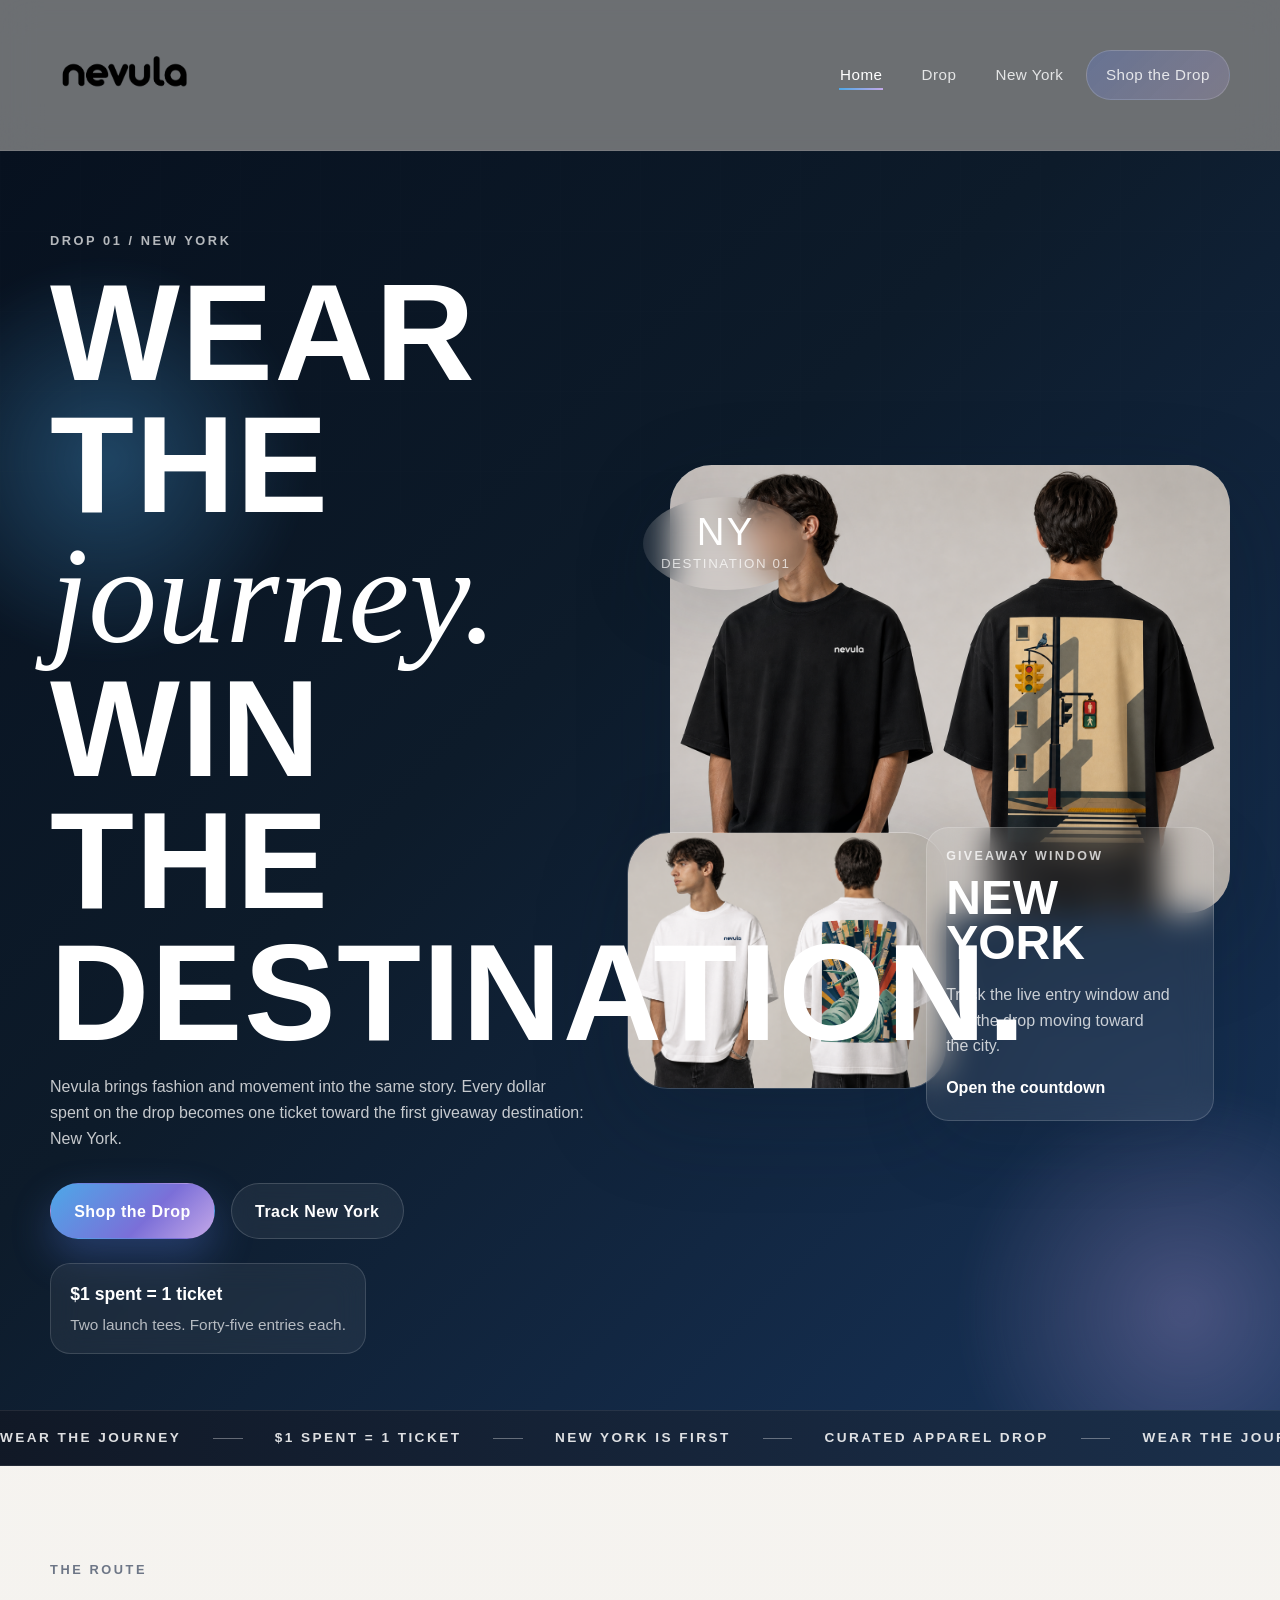
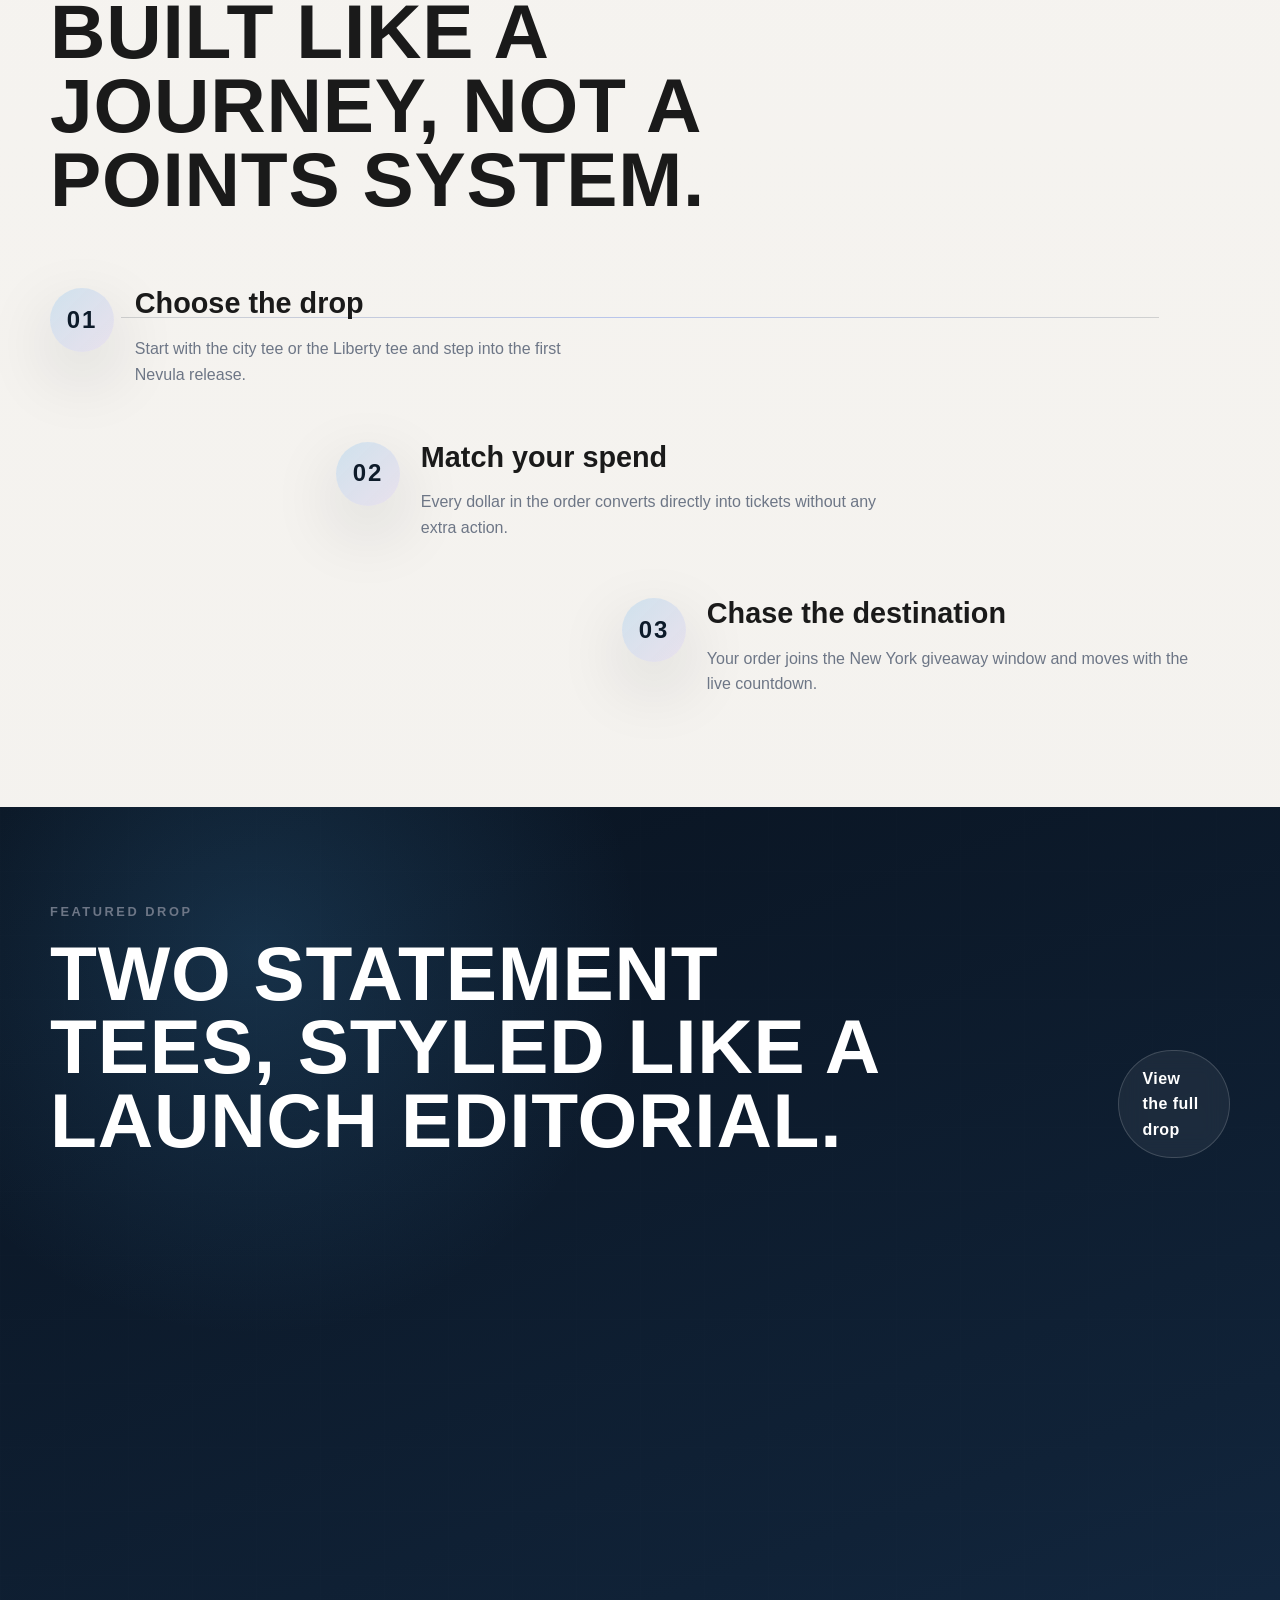
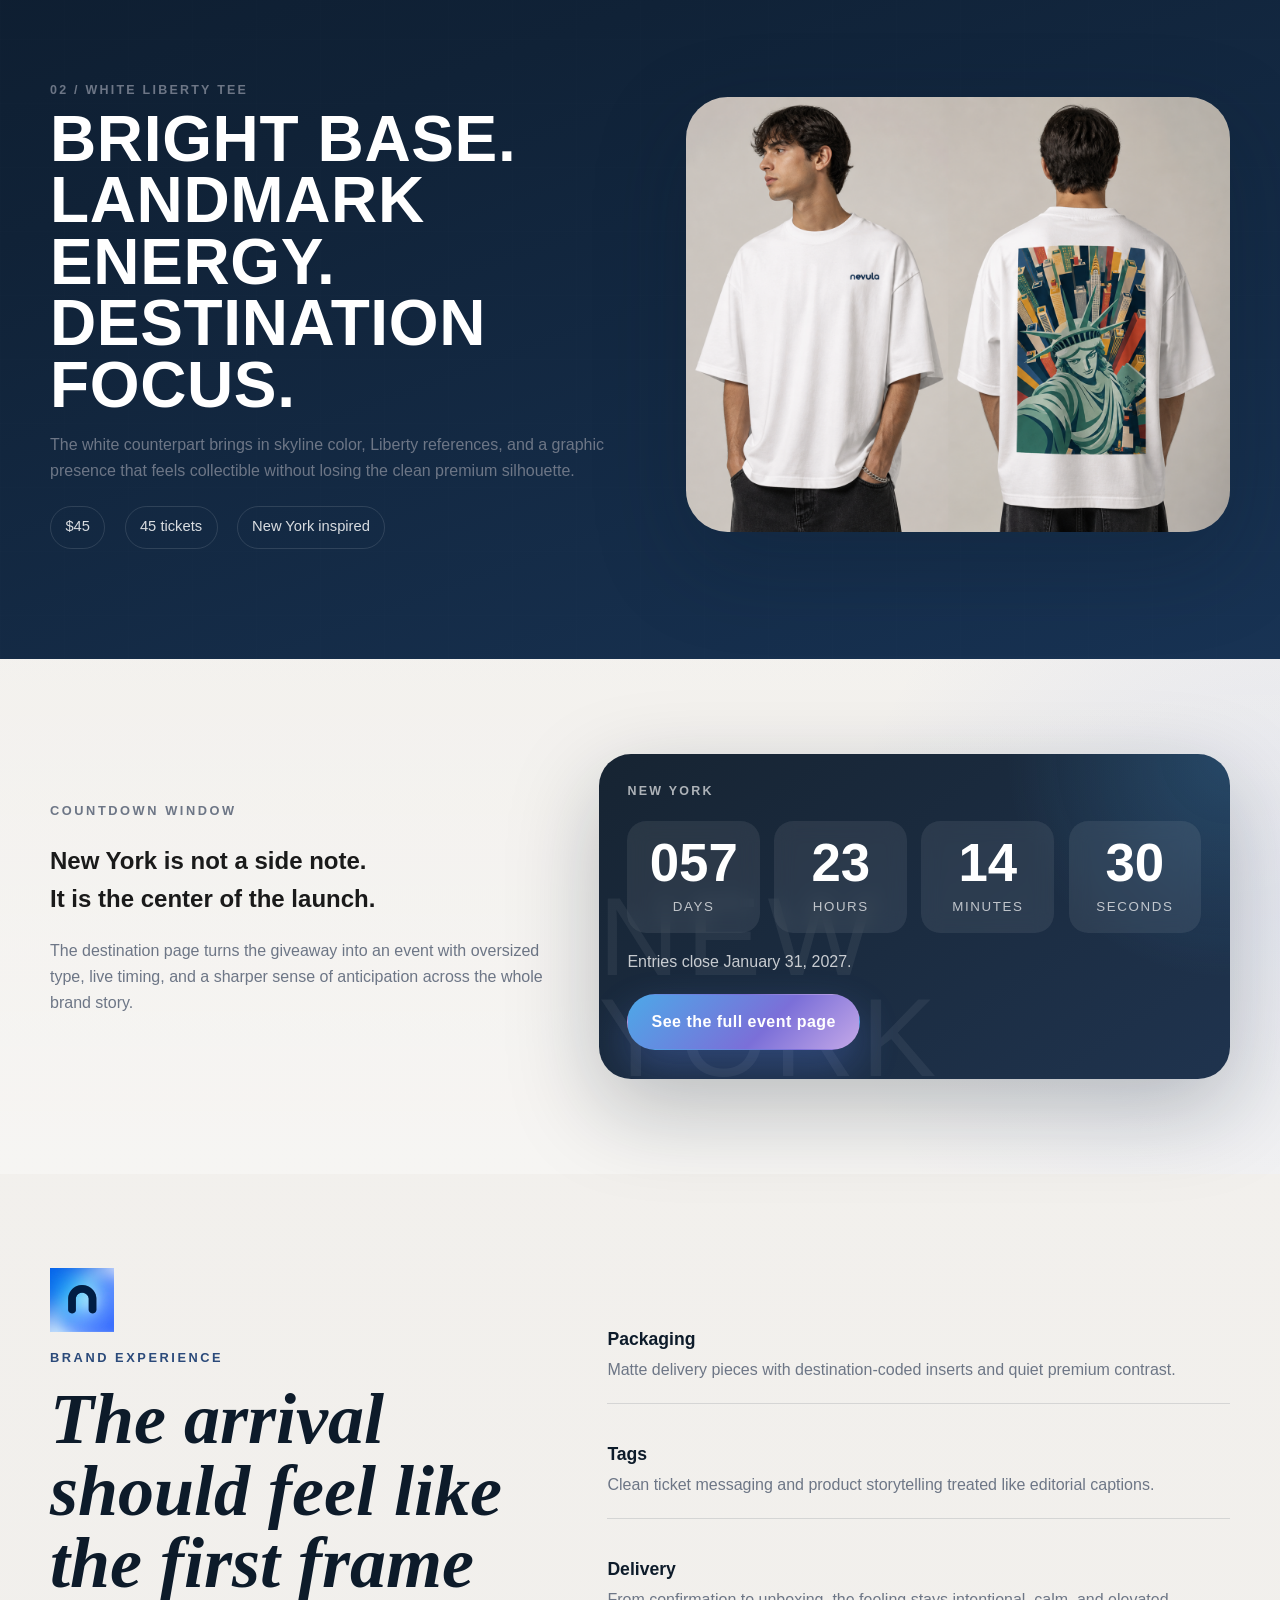
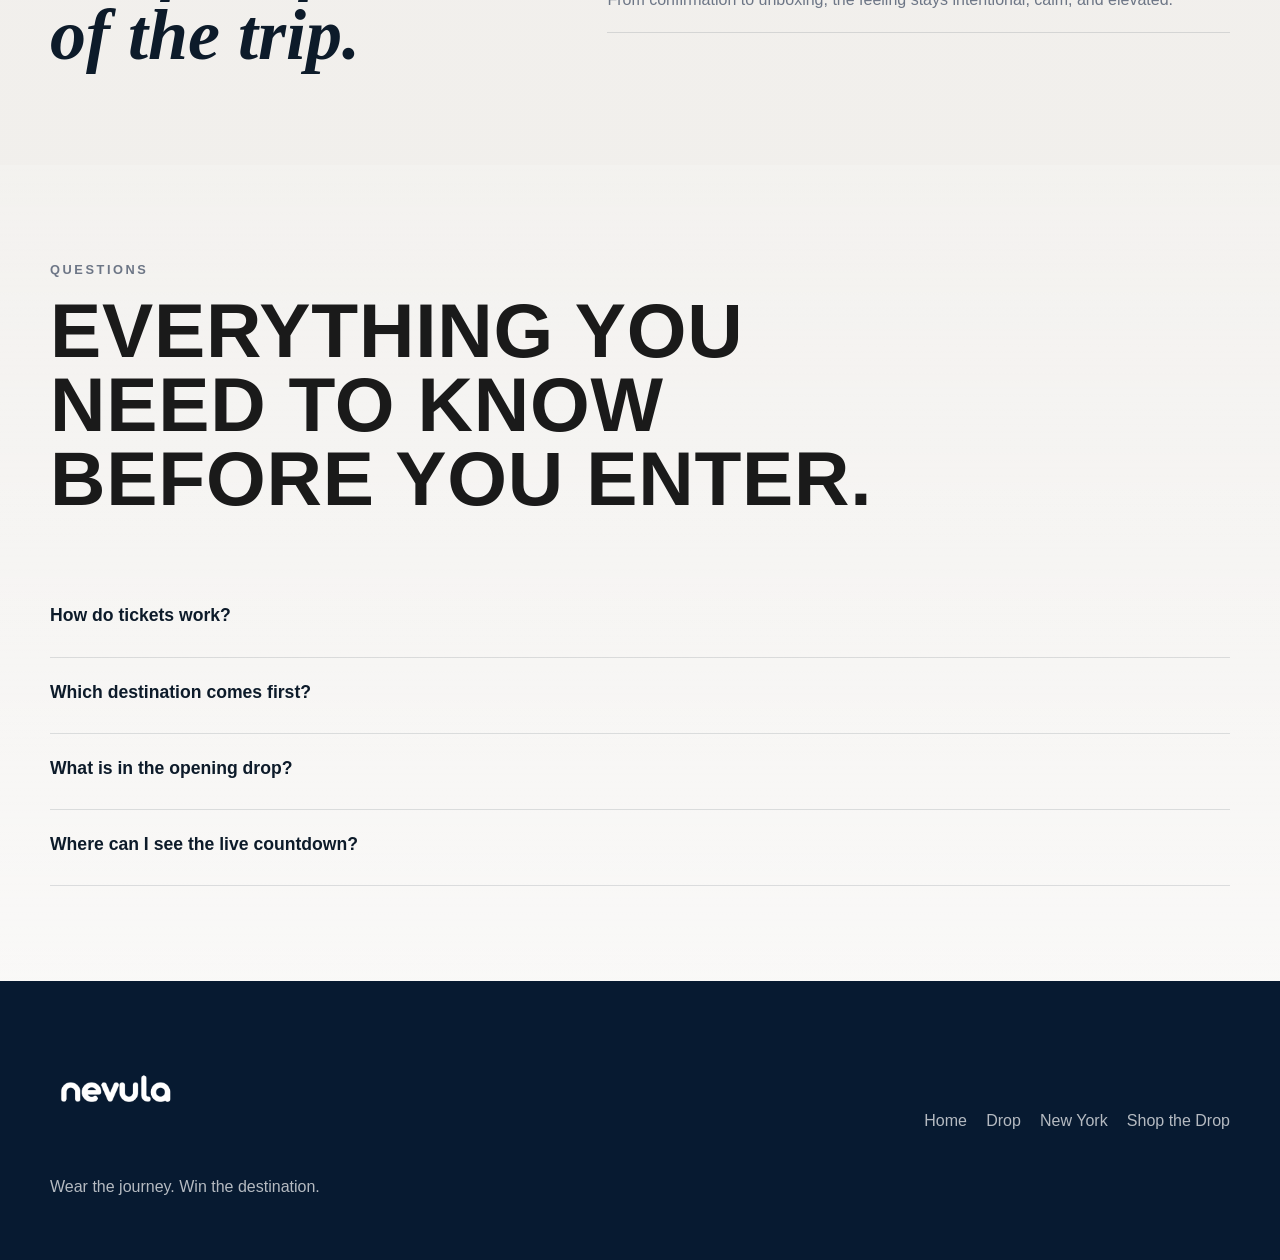
<file: index.html>
<!DOCTYPE html>
<html lang="en">
<head>
  <meta charset="UTF-8">
  <meta name="viewport" content="width=device-width, initial-scale=1.0">
  <meta name="description" content="Nevula is a travel-inspired apparel brand where every dollar spent earns one ticket toward the New York giveaway.">
  <link rel="icon" type="image/png" href="imgs/logo-icon.png">
  <title>Nevula | Wear the journey. Win the destination.</title>
  <link rel="stylesheet" href="style.css">
  <script src="script.js" defer></script>
</head>
<body class="page-home">
  <div class="page-shell">
    <header class="site-header">
      <div class="container header-inner">
        <a class="brand" href="index.html" aria-label="Nevula home">
          <img class="brand-logo" src="imgs/logo-main-dark.png" alt="Nevula logo">
        </a>
        <button class="nav-toggle" type="button" aria-expanded="false" aria-controls="site-nav" data-nav-toggle>
          <span></span>
          <span></span>
          <span></span>
          <span class="sr-only">Toggle navigation</span>
        </button>
        <nav class="site-nav" id="site-nav" data-nav-menu>
          <a class="nav-link is-active" href="index.html">Home</a>
          <a class="nav-link" href="products.html">Drop</a>
          <a class="nav-link" href="countdown.html">New York</a>
          <a class="nav-link nav-link--button" href="products.html#drop-editorial">Shop the Drop</a>
        </nav>
      </div>
    </header>

    <main>
      <section class="hero-launch">
        <div class="hero-launch__ambient hero-launch__ambient--one"></div>
        <div class="hero-launch__ambient hero-launch__ambient--two"></div>
        <div class="hero-launch__mesh"></div>
        <div class="container hero-launch__inner">
          <div class="hero-copy" data-reveal>
            <p class="eyebrow eyebrow--light">Drop 01 / New York</p>
            <h1 class="display-title">
              <span>Wear the</span>
              <span class="display-title__accent">journey.</span>
              <span>Win the</span>
              <span>destination.</span>
            </h1>
            <p class="hero-text hero-text--light">
              Nevula brings fashion and movement into the same story. Every dollar spent on the drop becomes one
              ticket toward the first giveaway destination: New York.
            </p>
            <div class="button-row">
              <a class="button button--primary" href="products.html">Shop the Drop</a>
              <a class="button button--secondary" href="countdown.html">Track New York</a>
            </div>
            <div class="hero-rule">
              <strong>$1 spent = 1 ticket</strong>
              <span>Two launch tees. Forty-five entries each.</span>
            </div>
          </div>

          <div class="hero-composition" data-reveal>
            <div class="hero-stamp" data-parallax="10">
              <span>NY</span>
              <small>Destination 01</small>
            </div>
            <figure class="hero-figure hero-figure--main" data-parallax="18">
              <img src="imgs/black-city-tee.png" alt="Black City Tee">
            </figure>
            <figure class="hero-figure hero-figure--float" data-parallax="12">
              <img src="imgs/white-liberty-tee.png" alt="White Liberty Tee">
            </figure>
            <aside class="giveaway-preview" data-parallax="8">
              <p class="panel-label">Giveaway Window</p>
              <h2>New York</h2>
              <p>Track the live entry window and feel the drop moving toward the city.</p>
              <a class="text-link text-link--light" href="countdown.html">Open the countdown</a>
            </aside>
          </div>
        </div>
      </section>

      <section class="marquee" aria-label="Brand messaging">
        <div class="marquee__track">
          <span>Wear the journey</span>
          <span>$1 spent = 1 ticket</span>
          <span>New York is first</span>
          <span>Curated apparel drop</span>
          <span>Wear the journey</span>
          <span>$1 spent = 1 ticket</span>
          <span>New York is first</span>
          <span>Curated apparel drop</span>
        </div>
      </section>

      <section class="section section--light">
        <div class="container">
          <div class="section-heading" data-reveal>
            <p class="eyebrow">The Route</p>
            <h2>Built like a journey, not a points system.</h2>
          </div>
          <div class="route-flow">
            <article class="route-stop route-stop--left" data-reveal>
              <span class="route-stop__number">01</span>
              <div class="route-stop__body">
                <h3>Choose the drop</h3>
                <p>Start with the city tee or the Liberty tee and step into the first Nevula release.</p>
              </div>
            </article>
            <article class="route-stop route-stop--center" data-reveal>
              <span class="route-stop__number">02</span>
              <div class="route-stop__body">
                <h3>Match your spend</h3>
                <p>Every dollar in the order converts directly into tickets without any extra action.</p>
              </div>
            </article>
            <article class="route-stop route-stop--right" data-reveal>
              <span class="route-stop__number">03</span>
              <div class="route-stop__body">
                <h3>Chase the destination</h3>
                <p>Your order joins the New York giveaway window and moves with the live countdown.</p>
              </div>
            </article>
          </div>
        </div>
      </section>

      <section class="section section--dark section--drop">
        <div class="container">
          <div class="section-heading section-heading--split" data-reveal>
            <div>
              <p class="eyebrow eyebrow--light">Featured Drop</p>
              <h2>Two statement tees, styled like a launch editorial.</h2>
            </div>
            <a class="button button--secondary button--compact" href="products.html">View the full drop</a>
          </div>

          <article class="lookbook lookbook--dark" data-reveal>
            <div class="lookbook__media" data-parallax="10">
              <img src="imgs/black-city-tee.png" alt="Black City Tee editorial view">
            </div>
            <div class="lookbook__copy">
              <p class="lookbook__index">01 / Black City Tee</p>
              <h3>Quiet in front. Cinematic in motion.</h3>
              <p>
                A deep black oversized tee grounded by a refined front logo and a city-scene back graphic that feels
                calm, sharp, and late-night.
              </p>
              <div class="lookbook__meta">
                <span>$45</span>
                <span>45 tickets</span>
                <span>Oversized fit</span>
              </div>
            </div>
          </article>

          <article class="lookbook lookbook--light" data-reveal>
            <div class="lookbook__copy">
              <p class="lookbook__index">02 / White Liberty Tee</p>
              <h3>Bright base. Landmark energy. Destination focus.</h3>
              <p>
                The white counterpart brings in skyline color, Liberty references, and a graphic presence that feels
                collectible without losing the clean premium silhouette.
              </p>
              <div class="lookbook__meta">
                <span>$45</span>
                <span>45 tickets</span>
                <span>New York inspired</span>
              </div>
            </div>
            <div class="lookbook__media" data-parallax="10">
              <img src="imgs/white-liberty-tee.png" alt="White Liberty Tee editorial view">
            </div>
          </article>
        </div>
      </section>

      <section class="section section--event">
        <div class="container event-preview">
          <div class="event-preview__copy" data-reveal>
            <p class="eyebrow">Countdown Window</p>
            <h2>New York is not a side note. It is the center of the launch.</h2>
            <p>
              The destination page turns the giveaway into an event with oversized type, live timing, and a sharper
              sense of anticipation across the whole brand story.
            </p>
          </div>

          <div class="event-preview__panel" data-reveal data-countdown-target="2027-01-31T23:59:59-05:00">
            <p class="event-preview__city">New York</p>
            <div class="countdown countdown--inline">
              <div class="countdown__slot">
                <span data-countdown-part="days">000</span>
                <small>Days</small>
              </div>
              <div class="countdown__slot">
                <span data-countdown-part="hours">00</span>
                <small>Hours</small>
              </div>
              <div class="countdown__slot">
                <span data-countdown-part="minutes">00</span>
                <small>Minutes</small>
              </div>
              <div class="countdown__slot">
                <span data-countdown-part="seconds">00</span>
                <small>Seconds</small>
              </div>
            </div>
            <p class="countdown-note" data-countdown-note>Entries close January 31, 2027.</p>
            <a class="button button--primary button--compact" href="countdown.html">See the full event page</a>
          </div>
        </div>
      </section>

      <section class="section section--light section--experience">
        <div class="container experience-story">
          <div class="experience-story__lead" data-reveal>
            <img class="experience-story__mark" src="imgs/logo-icon.png" alt="Nevula secondary logo">
            <p class="eyebrow">Brand Experience</p>
            <h2>The arrival should feel like the first frame of the trip.</h2>
          </div>
          <div class="experience-story__details" data-reveal>
            <div class="experience-line">
              <strong>Packaging</strong>
              <span>Matte delivery pieces with destination-coded inserts and quiet premium contrast.</span>
            </div>
            <div class="experience-line">
              <strong>Tags</strong>
              <span>Clean ticket messaging and product storytelling treated like editorial captions.</span>
            </div>
            <div class="experience-line">
              <strong>Delivery</strong>
              <span>From confirmation to unboxing, the feeling stays intentional, calm, and elevated.</span>
            </div>
          </div>
        </div>
      </section>

      <section class="section section--faq">
        <div class="container faq-shell">
          <div class="section-heading" data-reveal>
            <p class="eyebrow">Questions</p>
            <h2>Everything you need to know before you enter.</h2>
          </div>
          <div class="faq-list" data-reveal>
            <article class="faq-item">
              <button class="faq-question" type="button" aria-expanded="false">How do tickets work?</button>
              <div class="faq-answer" hidden>
                <p>Every dollar spent equals one ticket, so a $45 tee earns 45 tickets automatically.</p>
              </div>
            </article>
            <article class="faq-item">
              <button class="faq-question" type="button" aria-expanded="false">Which destination comes first?</button>
              <div class="faq-answer" hidden>
                <p>New York leads the first giveaway and sets the tone for the launch collection.</p>
              </div>
            </article>
            <article class="faq-item">
              <button class="faq-question" type="button" aria-expanded="false">What is in the opening drop?</button>
              <div class="faq-answer" hidden>
                <p>The launch includes the Black City Tee and the White Liberty Tee, both priced at $45.</p>
              </div>
            </article>
            <article class="faq-item">
              <button class="faq-question" type="button" aria-expanded="false">Where can I see the live countdown?</button>
              <div class="faq-answer" hidden>
                <p>The countdown page keeps the New York entry window front and center with live timing.</p>
              </div>
            </article>
          </div>
        </div>
      </section>
    </main>

    <footer class="site-footer">
      <div class="container footer-inner">
        <div>
          <img class="footer-logo" src="imgs/logo-main-dark.png" alt="Nevula logo">
          <p>Wear the journey. Win the destination.</p>
        </div>
        <div class="footer-links">
          <a href="index.html">Home</a>
          <a href="products.html">Drop</a>
          <a href="countdown.html">New York</a>
          <a href="products.html#drop-editorial">Shop the Drop</a>
        </div>
      </div>
    </footer>
  </div>
</body>
</html>
</file>
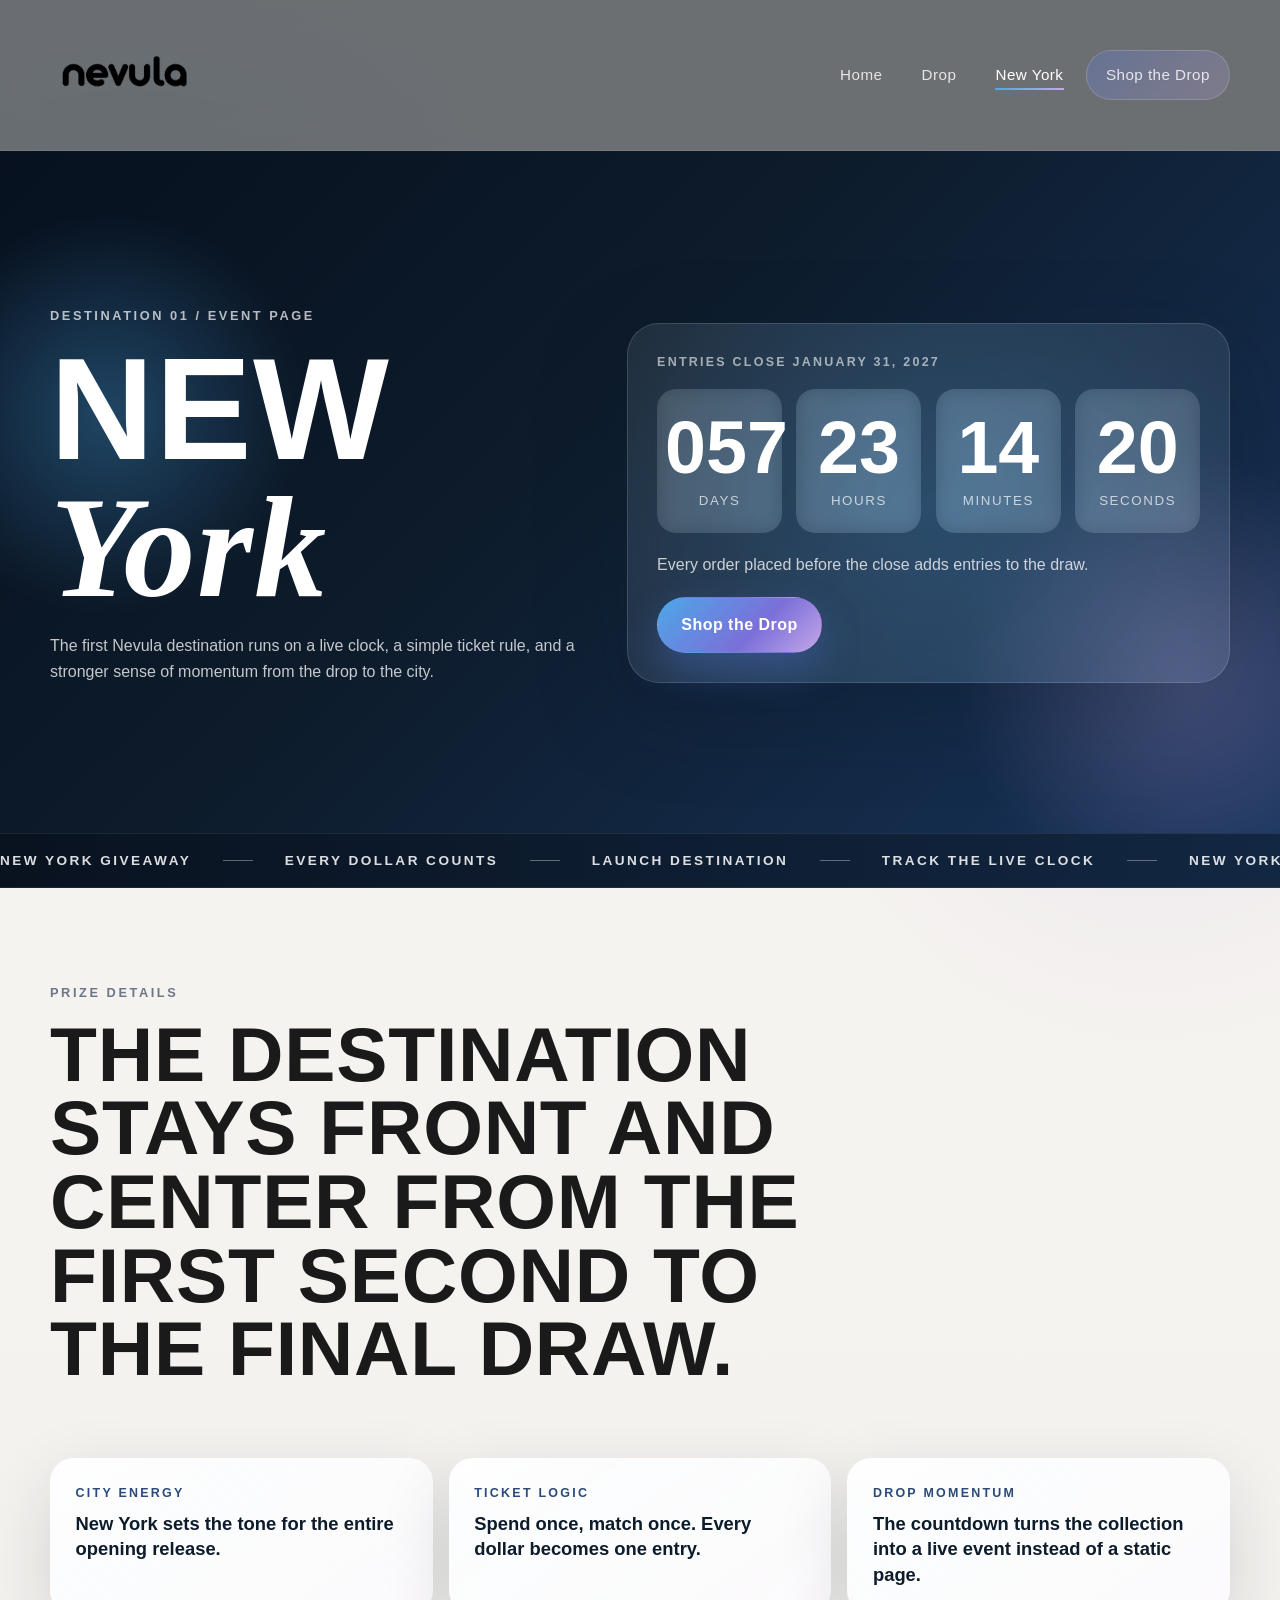
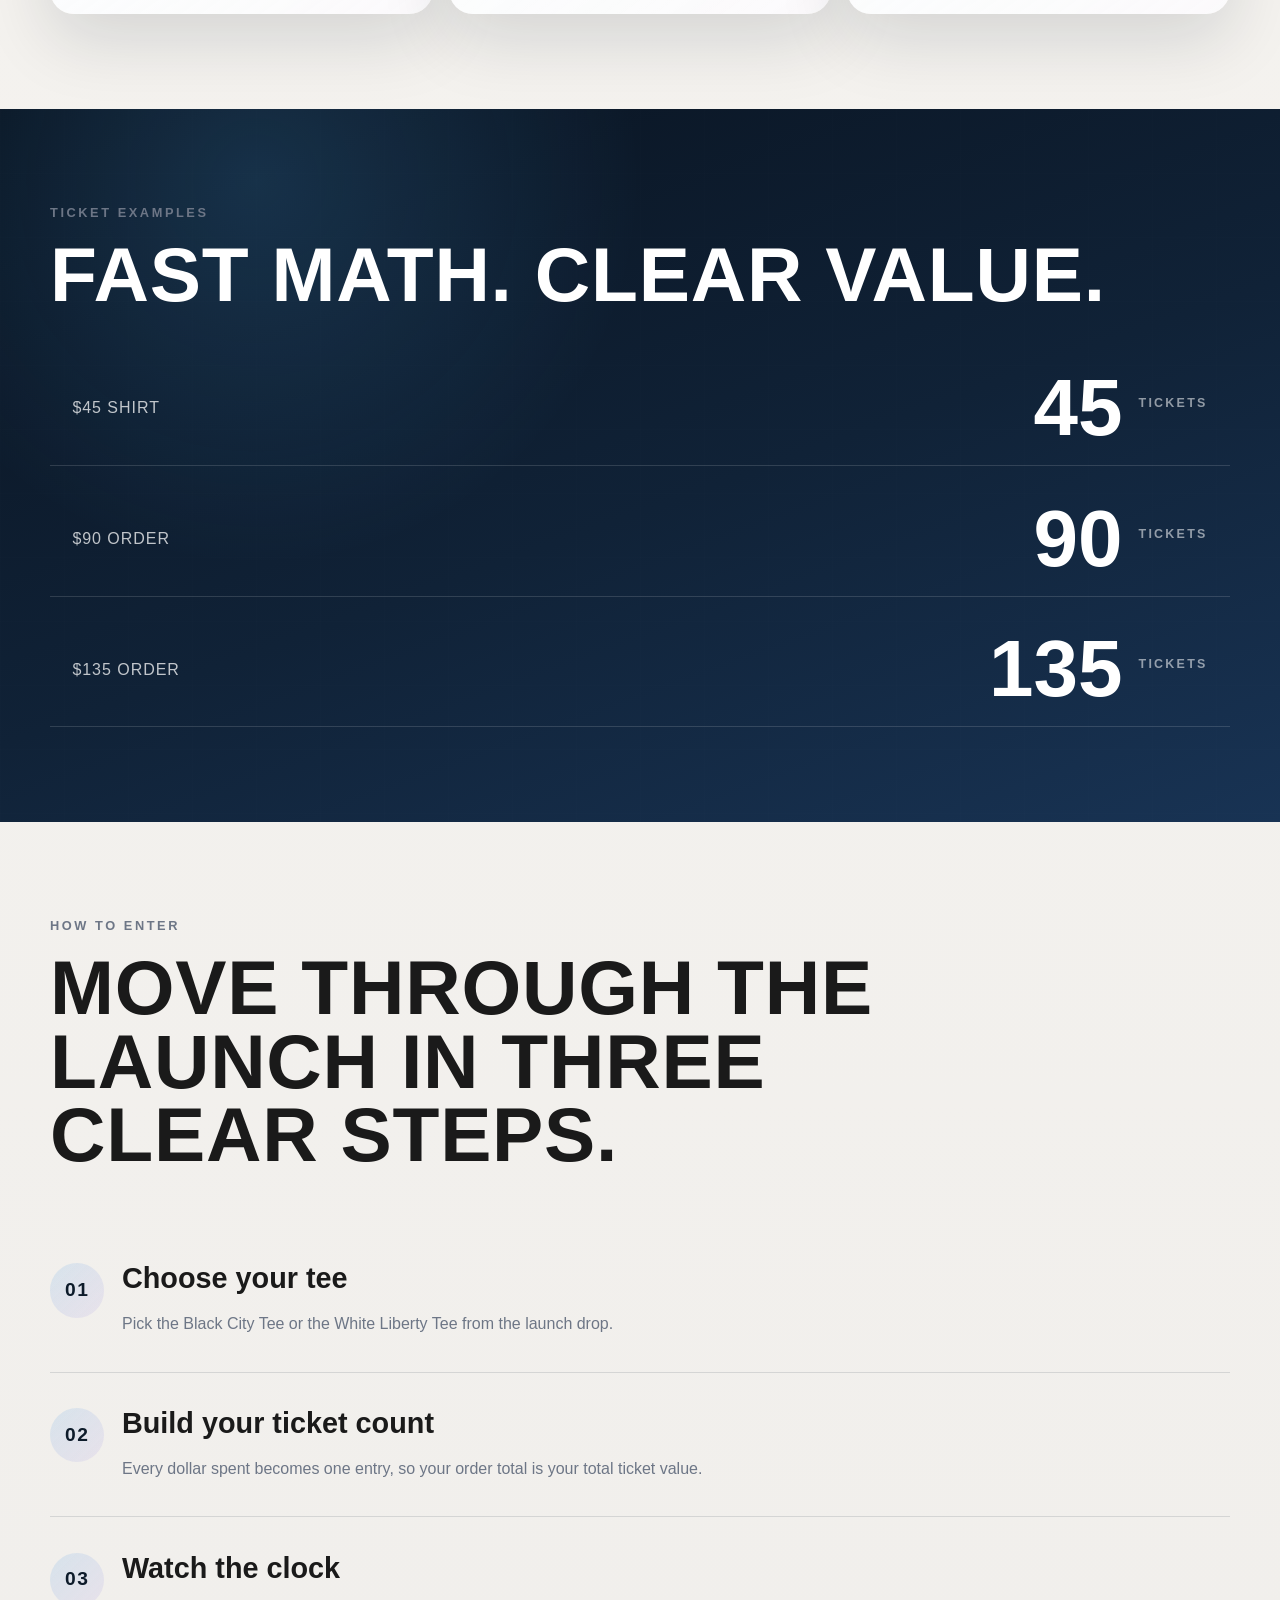
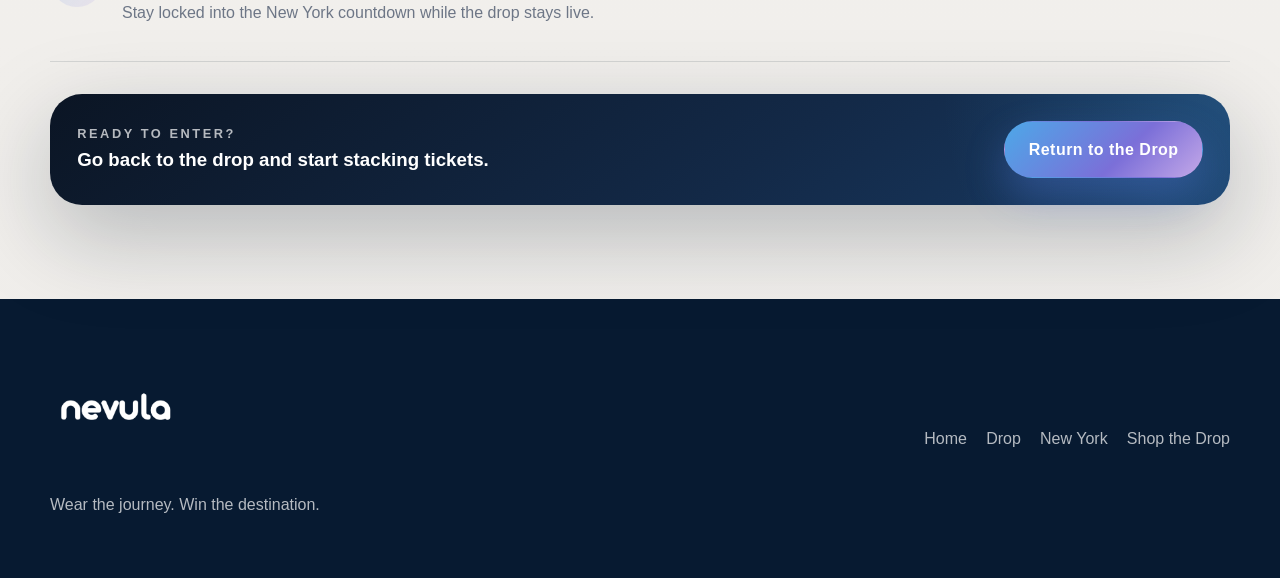
<file: countdown.html>
<!DOCTYPE html>
<html lang="en">
<head>
  <meta charset="UTF-8">
  <meta name="viewport" content="width=device-width, initial-scale=1.0">
  <meta name="description" content="Track the live Nevula countdown for the first giveaway destination: New York.">
  <link rel="icon" type="image/png" href="imgs/logo-icon.png">
  <title>Nevula New York | Countdown</title>
  <link rel="stylesheet" href="style.css">
  <script src="script.js" defer></script>
</head>
<body class="page-countdown">
  <div class="page-shell">
    <header class="site-header">
      <div class="container header-inner">
        <a class="brand" href="index.html" aria-label="Nevula home">
          <img class="brand-logo" src="imgs/logo-main-dark.png" alt="Nevula logo">
        </a>
        <button class="nav-toggle" type="button" aria-expanded="false" aria-controls="site-nav" data-nav-toggle>
          <span></span>
          <span></span>
          <span></span>
          <span class="sr-only">Toggle navigation</span>
        </button>
        <nav class="site-nav" id="site-nav" data-nav-menu>
          <a class="nav-link" href="index.html">Home</a>
          <a class="nav-link" href="products.html">Drop</a>
          <a class="nav-link is-active" href="countdown.html">New York</a>
          <a class="nav-link nav-link--button" href="products.html#drop-editorial">Shop the Drop</a>
        </nav>
      </div>
    </header>

    <main>
      <section class="event-hero">
        <div class="event-hero__ambient event-hero__ambient--one"></div>
        <div class="event-hero__ambient event-hero__ambient--two"></div>
        <div class="container event-hero__inner">
          <div class="event-hero__headline" data-reveal>
            <p class="eyebrow eyebrow--light">Destination 01 / Event Page</p>
            <h1>
              <span>New</span>
              <span class="event-hero__accent">York</span>
            </h1>
            <p class="hero-text hero-text--light">
              The first Nevula destination runs on a live clock, a simple ticket rule, and a stronger sense of
              momentum from the drop to the city.
            </p>
          </div>

          <div class="event-countdown" data-reveal data-countdown-target="2027-01-31T23:59:59-05:00">
            <p class="event-countdown__date">Entries close January 31, 2027</p>
            <div class="countdown countdown--hero">
              <div class="countdown__slot countdown__slot--hero">
                <span data-countdown-part="days">000</span>
                <small>Days</small>
              </div>
              <div class="countdown__slot countdown__slot--hero">
                <span data-countdown-part="hours">00</span>
                <small>Hours</small>
              </div>
              <div class="countdown__slot countdown__slot--hero">
                <span data-countdown-part="minutes">00</span>
                <small>Minutes</small>
              </div>
              <div class="countdown__slot countdown__slot--hero">
                <span data-countdown-part="seconds">00</span>
                <small>Seconds</small>
              </div>
            </div>
            <p class="countdown-note" data-countdown-note>Every order placed before the close adds entries to the draw.</p>
            <a class="button button--primary" href="products.html#drop-editorial">Shop the Drop</a>
          </div>
        </div>
      </section>

      <section class="marquee marquee--dark" aria-label="Countdown messaging">
        <div class="marquee__track">
          <span>New York giveaway</span>
          <span>Every dollar counts</span>
          <span>Launch destination</span>
          <span>Track the live clock</span>
          <span>New York giveaway</span>
          <span>Every dollar counts</span>
          <span>Launch destination</span>
          <span>Track the live clock</span>
        </div>
      </section>

      <section class="section section--light">
        <div class="container event-detail-grid">
          <div class="section-heading" data-reveal>
            <p class="eyebrow">Prize Details</p>
            <h2>The destination stays front and center from the first second to the final draw.</h2>
          </div>
          <div class="event-pillars">
            <article class="event-pillar" data-reveal>
              <span>City energy</span>
              <strong>New York sets the tone for the entire opening release.</strong>
            </article>
            <article class="event-pillar" data-reveal>
              <span>Ticket logic</span>
              <strong>Spend once, match once. Every dollar becomes one entry.</strong>
            </article>
            <article class="event-pillar" data-reveal>
              <span>Drop momentum</span>
              <strong>The countdown turns the collection into a live event instead of a static page.</strong>
            </article>
          </div>
        </div>
      </section>

      <section class="section section--dark section--math">
        <div class="container">
          <div class="section-heading section-heading--split" data-reveal>
            <div>
              <p class="eyebrow eyebrow--light">Ticket Examples</p>
              <h2>Fast math. Clear value.</h2>
            </div>
          </div>

          <div class="ticket-math">
            <div class="ticket-row" data-reveal>
              <span>$45 shirt</span>
              <strong>45</strong>
              <small>tickets</small>
            </div>
            <div class="ticket-row" data-reveal>
              <span>$90 order</span>
              <strong>90</strong>
              <small>tickets</small>
            </div>
            <div class="ticket-row" data-reveal>
              <span>$135 order</span>
              <strong>135</strong>
              <small>tickets</small>
            </div>
          </div>
        </div>
      </section>

      <section class="section section--light">
        <div class="container enter-route">
          <div class="section-heading" data-reveal>
            <p class="eyebrow">How To Enter</p>
            <h2>Move through the launch in three clear steps.</h2>
          </div>
          <div class="enter-route__list">
            <article class="enter-route__step" data-reveal>
              <span>01</span>
              <div>
                <h3>Choose your tee</h3>
                <p>Pick the Black City Tee or the White Liberty Tee from the launch drop.</p>
              </div>
            </article>
            <article class="enter-route__step" data-reveal>
              <span>02</span>
              <div>
                <h3>Build your ticket count</h3>
                <p>Every dollar spent becomes one entry, so your order total is your total ticket value.</p>
              </div>
            </article>
            <article class="enter-route__step" data-reveal>
              <span>03</span>
              <div>
                <h3>Watch the clock</h3>
                <p>Stay locked into the New York countdown while the drop stays live.</p>
              </div>
            </article>
          </div>

          <div class="cta-banner" data-reveal>
            <div>
              <p class="eyebrow eyebrow--light">Ready to enter?</p>
              <h3>Go back to the drop and start stacking tickets.</h3>
            </div>
            <a class="button button--primary" href="products.html#drop-editorial">Return to the Drop</a>
          </div>
        </div>
      </section>
    </main>

    <footer class="site-footer">
      <div class="container footer-inner">
        <div>
          <img class="footer-logo" src="imgs/logo-main-dark.png" alt="Nevula logo">
          <p>Wear the journey. Win the destination.</p>
        </div>
        <div class="footer-links">
          <a href="index.html">Home</a>
          <a href="products.html">Drop</a>
          <a href="countdown.html">New York</a>
          <a href="products.html#drop-editorial">Shop the Drop</a>
        </div>
      </div>
    </footer>
  </div>
</body>
</html>
</file>
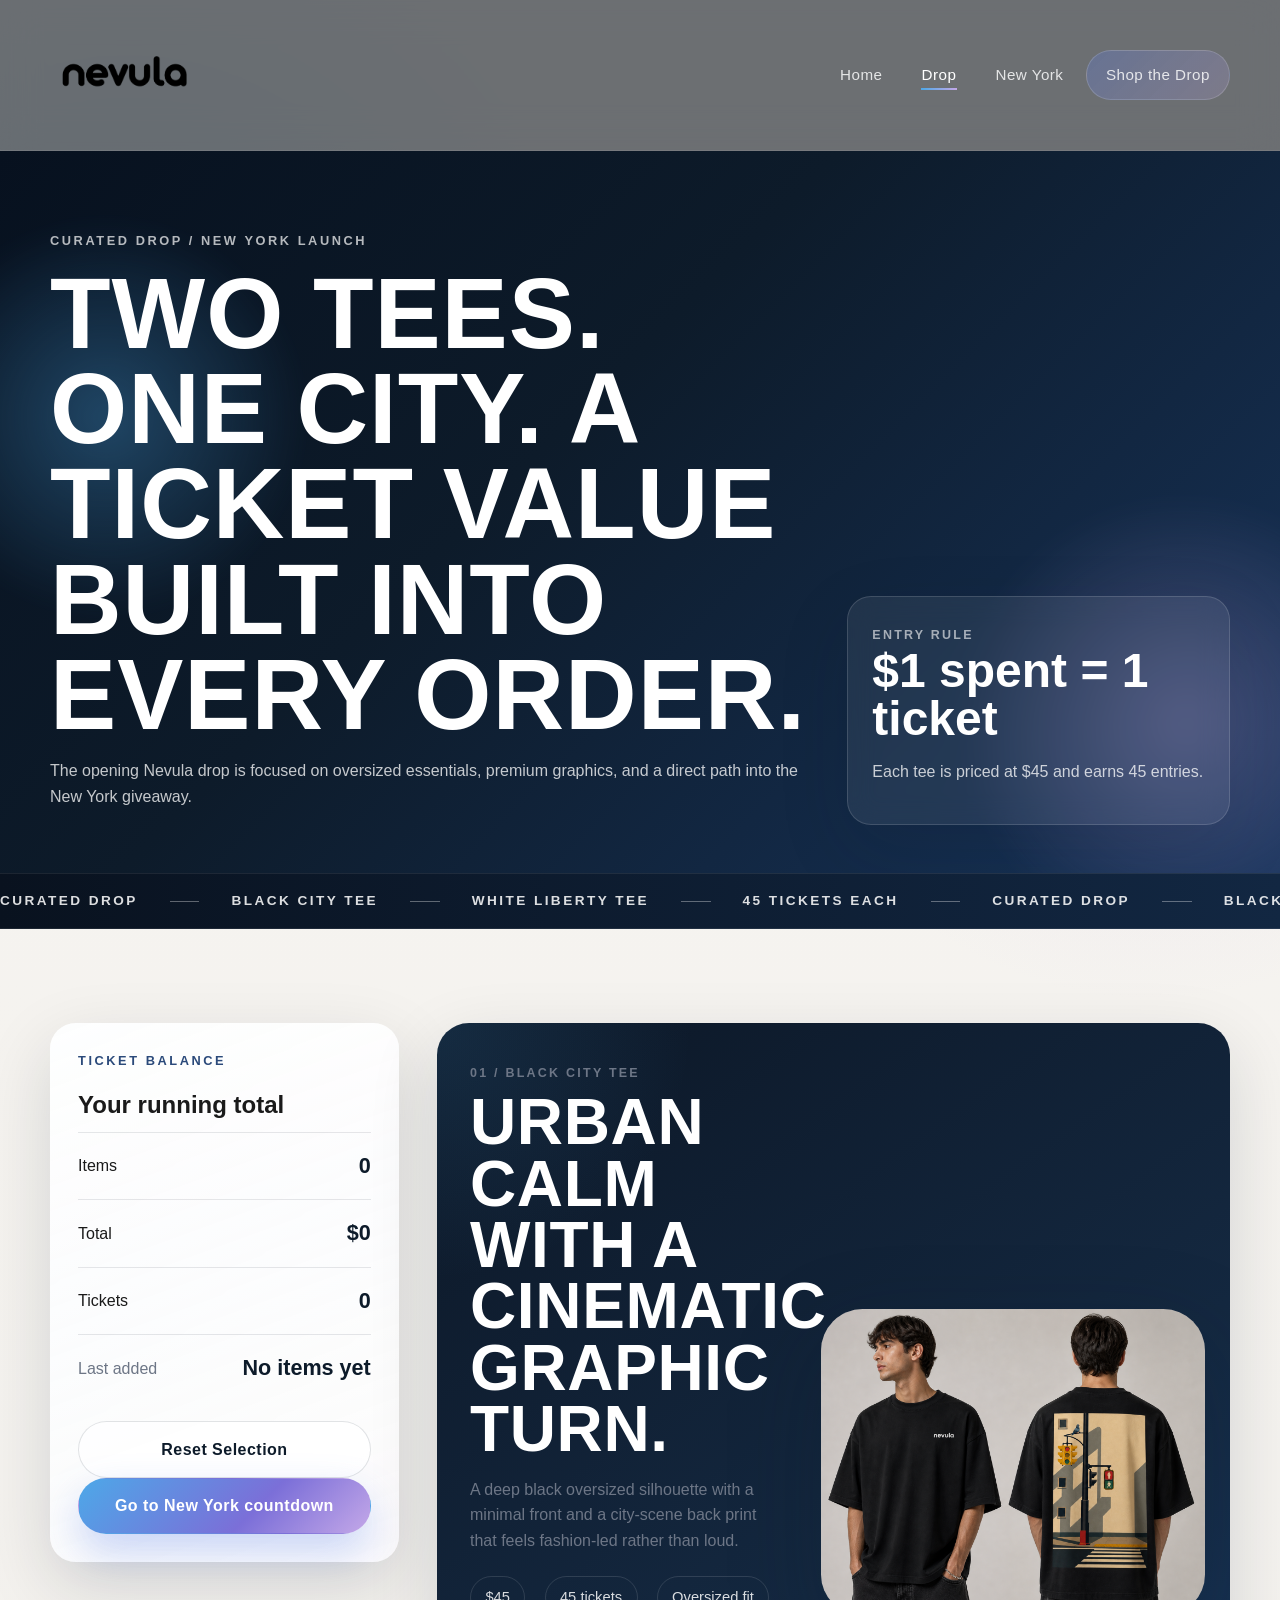
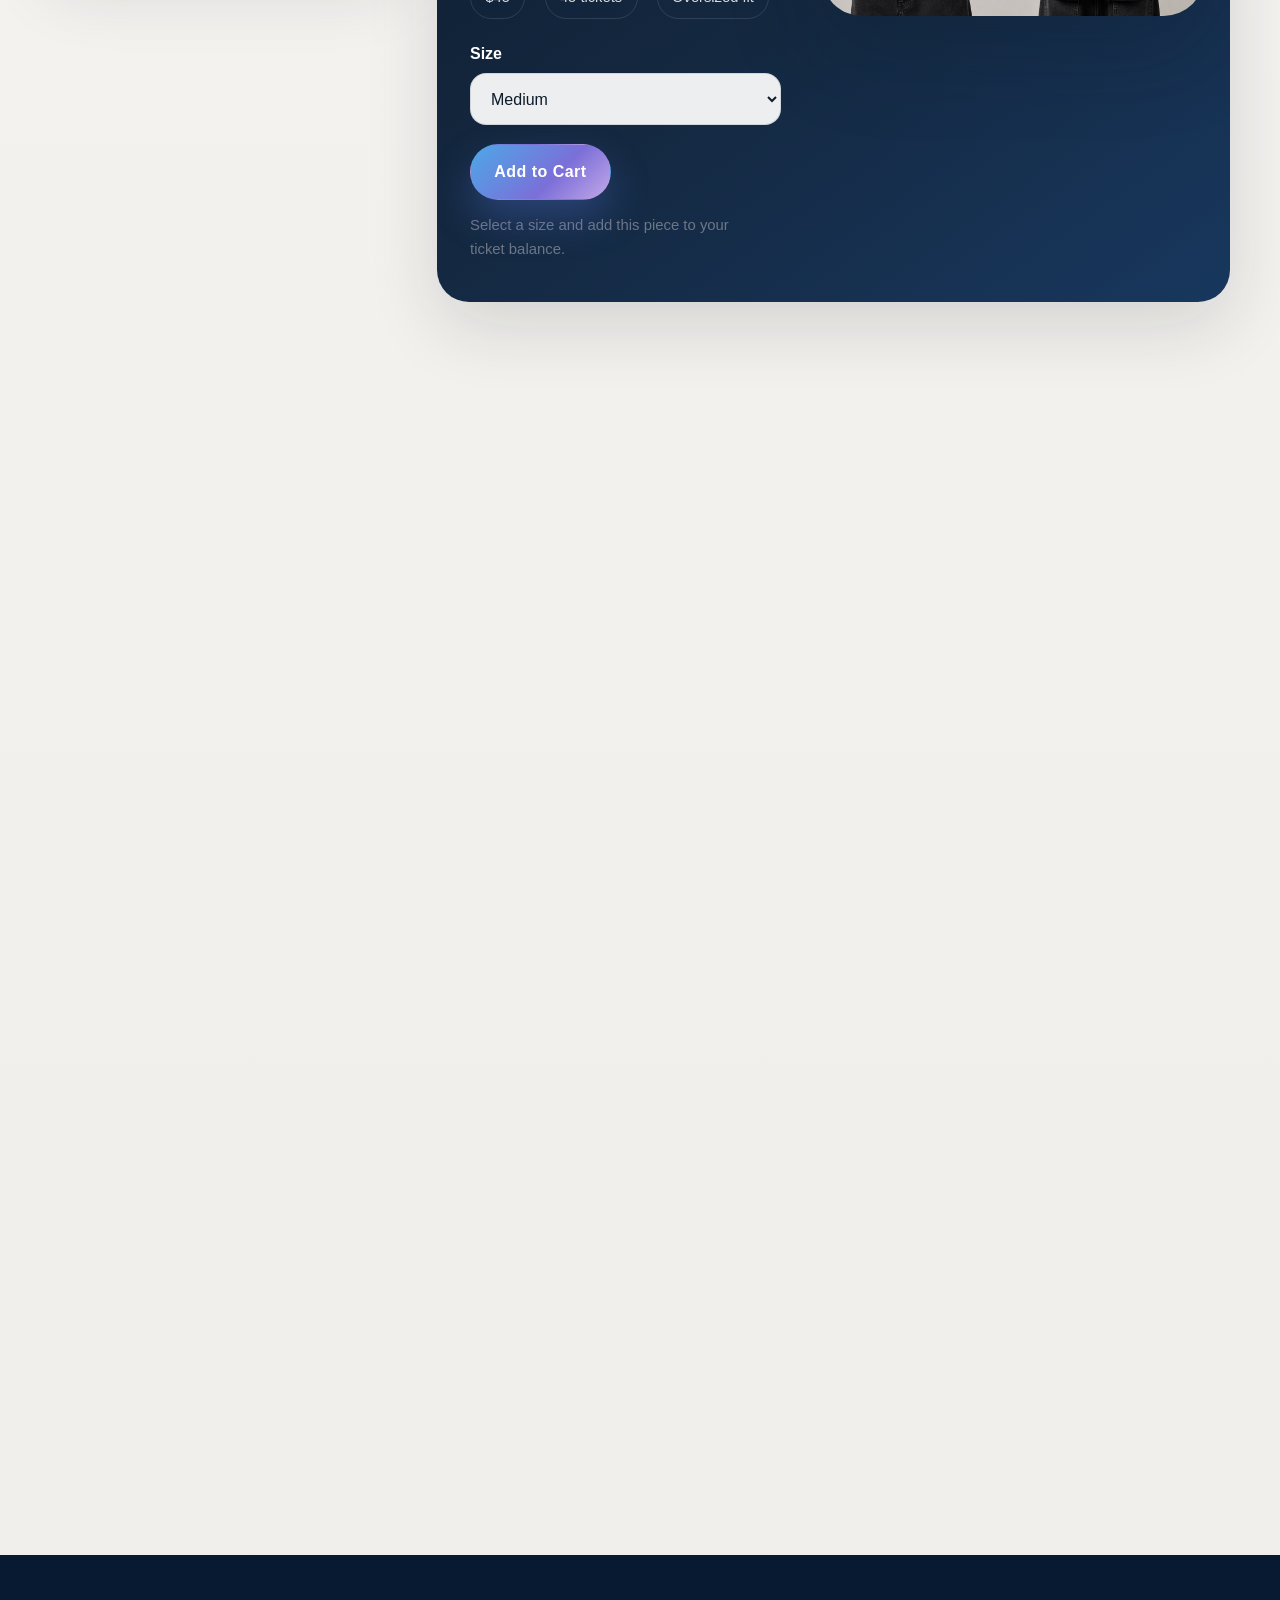
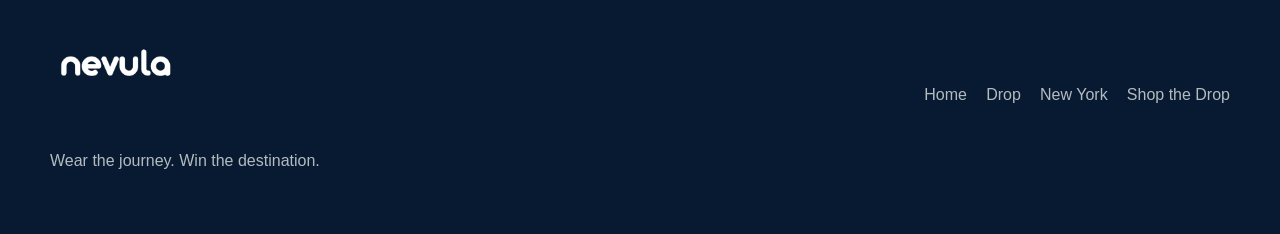
<file: products.html>
<!DOCTYPE html>
<html lang="en">
<head>
  <meta charset="UTF-8">
  <meta name="viewport" content="width=device-width, initial-scale=1.0">
  <meta name="description" content="Explore the Nevula launch drop and calculate your tickets toward the New York giveaway.">
  <link rel="icon" type="image/png" href="imgs/logo-icon.png">
  <title>Nevula Drop | New York Launch</title>
  <link rel="stylesheet" href="style.css">
  <script src="script.js" defer></script>
</head>
<body class="page-products">
  <div class="page-shell">
    <header class="site-header">
      <div class="container header-inner">
        <a class="brand" href="index.html" aria-label="Nevula home">
          <img class="brand-logo" src="imgs/logo-main-dark.png" alt="Nevula logo">
        </a>
        <button class="nav-toggle" type="button" aria-expanded="false" aria-controls="site-nav" data-nav-toggle>
          <span></span>
          <span></span>
          <span></span>
          <span class="sr-only">Toggle navigation</span>
        </button>
        <nav class="site-nav" id="site-nav" data-nav-menu>
          <a class="nav-link" href="index.html">Home</a>
          <a class="nav-link is-active" href="products.html">Drop</a>
          <a class="nav-link" href="countdown.html">New York</a>
          <a class="nav-link nav-link--button" href="#drop-editorial">Shop the Drop</a>
        </nav>
      </div>
    </header>

    <main>
      <section class="page-hero page-hero--drop">
        <div class="page-hero__ambient page-hero__ambient--one"></div>
        <div class="page-hero__ambient page-hero__ambient--two"></div>
        <div class="container page-hero__inner">
          <div class="page-hero__copy" data-reveal>
            <p class="eyebrow eyebrow--light">Curated Drop / New York Launch</p>
            <h1>Two tees. One city. A ticket value built into every order.</h1>
            <p class="hero-text hero-text--light">
              The opening Nevula drop is focused on oversized essentials, premium graphics, and a direct path into
              the New York giveaway.
            </p>
          </div>
          <div class="page-hero__stat" data-reveal>
            <span class="page-hero__label">Entry Rule</span>
            <strong>$1 spent = 1 ticket</strong>
            <p>Each tee is priced at $45 and earns 45 entries.</p>
          </div>
        </div>
      </section>

      <section class="marquee marquee--dark" aria-label="Drop messaging">
        <div class="marquee__track">
          <span>Curated drop</span>
          <span>Black City Tee</span>
          <span>White Liberty Tee</span>
          <span>45 tickets each</span>
          <span>Curated drop</span>
          <span>Black City Tee</span>
          <span>White Liberty Tee</span>
          <span>45 tickets each</span>
        </div>
      </section>

      <section class="section section--light">
        <div class="container drop-layout">
          <aside class="ticket-desk" data-reveal>
            <p class="eyebrow">Ticket Balance</p>
            <h2>Your running total</h2>
            <div class="ticket-desk__row">
              <span>Items</span>
              <strong data-cart-count>0</strong>
            </div>
            <div class="ticket-desk__row">
              <span>Total</span>
              <strong data-cart-total>$0</strong>
            </div>
            <div class="ticket-desk__row">
              <span>Tickets</span>
              <strong data-ticket-total>0</strong>
            </div>
            <div class="ticket-desk__focus">
              <span>Last added</span>
              <strong data-last-item>No items yet</strong>
            </div>
            <button class="button button--ghost button--block" type="button" data-clear-cart>Reset Selection</button>
            <a class="button button--primary button--block" href="countdown.html">Go to New York countdown</a>
          </aside>

          <div class="drop-editorial" id="drop-editorial">
            <article class="product-feature product-feature--dark" data-product-card data-name="Black City Tee" data-price="45" data-tickets="45" data-reveal>
              <div class="product-feature__meta">
                <p class="product-feature__index">01 / Black City Tee</p>
                <h2>Urban calm with a cinematic graphic turn.</h2>
                <p>
                  A deep black oversized silhouette with a minimal front and a city-scene back print that feels
                  fashion-led rather than loud.
                </p>
                <div class="product-feature__details">
                  <span>$45</span>
                  <span>45 tickets</span>
                  <span>Oversized fit</span>
                </div>
                <label class="select-label" for="size-black-city">Size</label>
                <select id="size-black-city" class="size-select" data-size-select>
                  <option value="S">Small</option>
                  <option value="M" selected>Medium</option>
                  <option value="L">Large</option>
                  <option value="XL">XL</option>
                </select>
                <div class="product-feature__actions">
                  <button class="button button--primary" type="button" data-add-to-cart>Add to Cart</button>
                  <p class="product-status" data-product-status aria-live="polite">Select a size and add this piece to your ticket balance.</p>
                </div>
              </div>
              <div class="product-feature__media" data-parallax="12">
                <img src="imgs/black-city-tee.png" alt="Black City Tee">
              </div>
            </article>

            <article class="product-feature product-feature--light" data-product-card data-name="White Liberty Tee" data-price="45" data-tickets="45" data-reveal>
              <div class="product-feature__media" data-parallax="12">
                <img src="imgs/white-liberty-tee.png" alt="White Liberty Tee">
              </div>
              <div class="product-feature__meta">
                <p class="product-feature__index">02 / White Liberty Tee</p>
                <h2>Clean white base with skyline color and Liberty focus.</h2>
                <p>
                  This piece shifts the energy brighter while keeping the same premium proportion, bold back graphic,
                  and direct tie to New York.
                </p>
                <div class="product-feature__details">
                  <span>$45</span>
                  <span>45 tickets</span>
                  <span>Destination print</span>
                </div>
                <label class="select-label" for="size-white-liberty">Size</label>
                <select id="size-white-liberty" class="size-select" data-size-select>
                  <option value="S">Small</option>
                  <option value="M" selected>Medium</option>
                  <option value="L">Large</option>
                  <option value="XL">XL</option>
                </select>
                <div class="product-feature__actions">
                  <button class="button button--primary" type="button" data-add-to-cart>Add to Cart</button>
                  <p class="product-status" data-product-status aria-live="polite">Select a size and add this piece to your ticket balance.</p>
                </div>
              </div>
            </article>
          </div>
        </div>
      </section>
    </main>

    <footer class="site-footer">
      <div class="container footer-inner">
        <div>
          <img class="footer-logo" src="imgs/logo-main-dark.png" alt="Nevula logo">
          <p>Wear the journey. Win the destination.</p>
        </div>
        <div class="footer-links">
          <a href="index.html">Home</a>
          <a href="products.html">Drop</a>
          <a href="countdown.html">New York</a>
          <a href="products.html#drop-editorial">Shop the Drop</a>
        </div>
      </div>
    </footer>
  </div>
</body>
</html>
</file>
<file: style.css>
:root {
  --sky-blue: #4da8e8;
  --periwinkle: #5b7fe8;
  --lavender-blue: #7b6fd8;
  --soft-lilac: #c4a8e8;
  --deep-navy: #0d1b2a;
  --navy-dark: #1b2f4e;
  --navy-mid: #2b4a7a;
  --white: #ffffff;
  --warm-white: #f0eeeb;
  --near-black: #1a1a1a;
  --muted-text: #6d7686;
  --border-soft: rgba(255, 255, 255, 0.12);
  --border-dark: rgba(13, 27, 42, 0.12);
  --shadow-soft: 0 24px 70px rgba(13, 27, 42, 0.14);
  --shadow-strong: 0 30px 90px rgba(13, 27, 42, 0.26);
  --radius-lg: 2rem;
  --radius-md: 1.4rem;
  --radius-sm: 0.95rem;
  --container: min(1180px, calc(100% - 2rem));
}

*,
*::before,
*::after {
  box-sizing: border-box;
}

html {
  scroll-behavior: smooth;
}

body {
  margin: 0;
  font-family: "Avenir Next", "Helvetica Neue", "Segoe UI", sans-serif;
  color: var(--near-black);
  background:
    radial-gradient(circle at 10% 10%, rgba(77, 168, 232, 0.12), transparent 28rem),
    radial-gradient(circle at 90% 18%, rgba(196, 168, 232, 0.18), transparent 24rem),
    linear-gradient(180deg, #f7f5f1 0%, var(--warm-white) 100%);
  line-height: 1.6;
  overflow-x: clip;
}

h1,
h2,
h3,
.display-title {
  text-wrap: balance;
}

p {
  text-wrap: pretty;
}

img {
  display: block;
  max-width: 100%;
}

a {
  color: inherit;
  text-decoration: none;
}

button,
select {
  font: inherit;
}

button {
  cursor: pointer;
}

button,
a,
select {
  transition:
    transform 0.3s ease,
    background-color 0.3s ease,
    color 0.3s ease,
    border-color 0.3s ease,
    box-shadow 0.3s ease,
    opacity 0.3s ease;
}

:focus-visible {
  outline: 3px solid rgba(77, 168, 232, 0.32);
  outline-offset: 4px;
}

.sr-only {
  position: absolute;
  width: 1px;
  height: 1px;
  padding: 0;
  margin: -1px;
  overflow: hidden;
  clip: rect(0, 0, 0, 0);
  white-space: nowrap;
  border: 0;
}

.container {
  width: var(--container);
  margin: 0 auto;
}

.page-shell {
  min-height: 100vh;
}

.site-header {
  position: sticky;
  top: 0;
  z-index: 50;
  background: rgba(7, 14, 24, 0.58);
  border-bottom: 1px solid rgba(255, 255, 255, 0.08);
  backdrop-filter: blur(18px);
}

.site-header.is-scrolled {
  background: rgba(7, 14, 24, 0.78);
  border-bottom-color: rgba(255, 255, 255, 0.12);
}

.header-inner {
  display: flex;
  align-items: center;
  justify-content: space-between;
  gap: 1rem;
  min-height: 5.2rem;
}

.brand {
  display: inline-flex;
  align-items: center;
}

.brand-logo {
  width: clamp(112px, 15vw, 150px);
  height: auto;
}

.site-nav {
  display: flex;
  align-items: center;
  gap: 0.35rem;
}

.nav-link {
  position: relative;
  display: inline-flex;
  align-items: center;
  justify-content: center;
  min-height: 2.9rem;
  padding: 0.75rem 1.05rem;
  border-radius: 999px;
  color: rgba(255, 255, 255, 0.82);
  font-size: 0.95rem;
  letter-spacing: 0.03em;
}

.nav-link::after {
  content: "";
  position: absolute;
  right: 1rem;
  bottom: 0.55rem;
  left: 1rem;
  height: 2px;
  transform: scaleX(0);
  transform-origin: center;
  background: linear-gradient(90deg, var(--sky-blue), var(--soft-lilac));
  transition: transform 0.3s ease;
}

.nav-link:hover,
.nav-link.is-active {
  color: var(--white);
}

.nav-link:hover::after,
.nav-link.is-active::after {
  transform: scaleX(1);
}

.nav-link--button {
  padding-inline: 1.2rem;
  border: 1px solid rgba(255, 255, 255, 0.16);
  background: linear-gradient(135deg, rgba(91, 127, 232, 0.28), rgba(196, 168, 232, 0.2));
}

.nav-link--button::after {
  display: none;
}

.nav-link--button:hover {
  border-color: rgba(255, 255, 255, 0.24);
  background: linear-gradient(135deg, rgba(91, 127, 232, 0.4), rgba(196, 168, 232, 0.28));
  box-shadow: 0 14px 34px rgba(91, 127, 232, 0.2);
}

.nav-toggle {
  display: none;
  width: 3rem;
  height: 3rem;
  padding: 0.65rem;
  border: 1px solid rgba(255, 255, 255, 0.14);
  border-radius: 999px;
  background: rgba(255, 255, 255, 0.06);
}

.nav-toggle span:not(.sr-only) {
  display: block;
  width: 100%;
  height: 2px;
  margin: 5px 0;
  border-radius: 999px;
  background: var(--white);
}

.eyebrow {
  margin: 0 0 0.9rem;
  font-size: 0.8rem;
  font-weight: 700;
  letter-spacing: 0.2em;
  text-transform: uppercase;
  color: var(--navy-mid);
}

.eyebrow--light {
  color: rgba(255, 255, 255, 0.7);
}

.display-title,
.section-heading h2,
.lookbook__copy h3,
.product-feature__meta h2,
.page-hero__copy h1,
.event-hero__headline h1 {
  margin: 0;
  font-family: "Arial Narrow", "Avenir Next Condensed", "Futura", sans-serif;
  letter-spacing: 0.01em;
  line-height: 0.96;
  text-transform: uppercase;
}

.display-title {
  font-size: clamp(3.8rem, 11vw, 8.6rem);
}

.display-title span {
  display: block;
}

.display-title__accent {
  font-family: Georgia, "Times New Roman", serif;
  font-style: italic;
  font-weight: 500;
  text-transform: none;
  letter-spacing: 0;
}

.hero-text,
.section-heading p,
.lookbook__copy p,
.product-feature__meta p,
.event-preview__copy p,
.route-stop__body p,
.experience-line span,
.faq-answer p,
.page-hero__stat p,
.event-pillar strong,
.enter-route__step p,
.giveaway-preview p,
.ticket-desk__focus span {
  color: var(--muted-text);
}

.hero-text--light,
.page-hero__copy .hero-text,
.event-hero__headline .hero-text,
.giveaway-preview p,
.countdown-note,
.page-hero__stat p,
.event-pillar strong {
  color: rgba(255, 255, 255, 0.76);
}

.button-row {
  display: flex;
  flex-wrap: wrap;
  gap: 1rem;
  margin: 2rem 0 1.5rem;
}

.button {
  position: relative;
  display: inline-flex;
  align-items: center;
  justify-content: center;
  min-height: 3.5rem;
  padding: 0.9rem 1.45rem;
  border: 1px solid transparent;
  border-radius: 999px;
  font-weight: 700;
  letter-spacing: 0.03em;
  overflow: hidden;
}

.button:hover {
  transform: translateY(-2px) scale(1.01);
}

.button--primary {
  background: linear-gradient(135deg, var(--sky-blue), var(--lavender-blue) 60%, var(--soft-lilac));
  color: var(--white);
  box-shadow: 0 18px 40px rgba(91, 127, 232, 0.32);
}

.button--primary:hover {
  box-shadow: 0 24px 54px rgba(91, 127, 232, 0.38);
  filter: saturate(1.08);
}

.button--secondary {
  border-color: rgba(255, 255, 255, 0.16);
  background: rgba(255, 255, 255, 0.06);
  color: var(--white);
  backdrop-filter: blur(12px);
}

.button--secondary:hover {
  border-color: rgba(255, 255, 255, 0.28);
  background: rgba(255, 255, 255, 0.12);
  box-shadow: 0 18px 40px rgba(13, 27, 42, 0.18);
}

.button--ghost {
  border-color: var(--border-dark);
  background: rgba(255, 255, 255, 0.82);
  color: var(--deep-navy);
}

.button--ghost:hover {
  border-color: rgba(91, 127, 232, 0.22);
  background: var(--white);
  box-shadow: 0 16px 38px rgba(13, 27, 42, 0.12);
}

.button--block {
  width: 100%;
}

.button--compact {
  min-height: 3rem;
}

.text-link {
  font-weight: 700;
  color: var(--navy-mid);
}

.text-link:hover {
  color: var(--periwinkle);
}

.text-link--light {
  color: var(--white);
}

.text-link--light:hover {
  color: var(--sky-blue);
}

.hero-launch,
.page-hero,
.event-hero {
  position: relative;
  overflow: hidden;
  isolation: isolate;
  background:
    linear-gradient(135deg, #07111f 0%, #0d1b2a 42%, #17335a 100%);
  color: var(--white);
}

.hero-launch {
  min-height: calc(100vh - 5.2rem);
  padding: 5rem 0 3.5rem;
}

.hero-launch__inner,
.page-hero__inner,
.event-hero__inner {
  position: relative;
  display: grid;
  gap: 2rem;
  z-index: 2;
}

.hero-launch__inner {
  grid-template-columns: minmax(0, 0.95fr) minmax(340px, 1.05fr);
  align-items: center;
}

.hero-launch__ambient,
.page-hero__ambient,
.event-hero__ambient {
  position: absolute;
  border-radius: 50%;
  filter: blur(10px);
  opacity: 0.8;
  animation: drift 16s ease-in-out infinite alternate;
}

.hero-launch__ambient--one,
.page-hero__ambient--one,
.event-hero__ambient--one {
  top: 8%;
  left: -8%;
  width: 26rem;
  height: 26rem;
  background: radial-gradient(circle, rgba(77, 168, 232, 0.42), transparent 68%);
}

.hero-launch__ambient--two,
.page-hero__ambient--two,
.event-hero__ambient--two {
  right: -10%;
  bottom: -10%;
  width: 28rem;
  height: 28rem;
  background: radial-gradient(circle, rgba(196, 168, 232, 0.36), transparent 72%);
  animation-duration: 20s;
}

.hero-launch__mesh {
  position: absolute;
  inset: 0;
  background:
    linear-gradient(rgba(255, 255, 255, 0.05) 1px, transparent 1px),
    linear-gradient(90deg, rgba(255, 255, 255, 0.05) 1px, transparent 1px);
  background-size: 5rem 5rem;
  mask-image: linear-gradient(180deg, rgba(0, 0, 0, 0.62), transparent 90%);
  opacity: 0.2;
}

.hero-copy {
  position: relative;
  z-index: 1;
}

.hero-rule {
  display: inline-flex;
  flex-direction: column;
  gap: 0.25rem;
  padding: 1rem 1.2rem;
  border: 1px solid rgba(255, 255, 255, 0.14);
  border-radius: 1.25rem;
  background: rgba(255, 255, 255, 0.06);
  backdrop-filter: blur(14px);
}

.hero-rule strong {
  font-size: 1.1rem;
}

.hero-rule span {
  color: rgba(255, 255, 255, 0.68);
  font-size: 0.96rem;
}

.hero-composition {
  position: relative;
  min-height: 41rem;
}

.hero-figure,
.lookbook__media,
.product-feature__media {
  border-radius: calc(var(--radius-lg) + 0.6rem);
  overflow: hidden;
  box-shadow: var(--shadow-strong);
}

.hero-figure {
  position: absolute;
  margin: 0;
}

.hero-figure img {
  width: 100%;
  height: auto;
  transition: transform 0.55s ease;
}

.lookbook__media,
.product-feature__media {
  display: flex;
  align-items: flex-start;
  justify-content: center;
}

.lookbook__media img,
.product-feature__media img {
  width: auto;
  max-width: 100%;
  height: auto;
  object-fit: contain;
  margin-inline: auto;
  transition: transform 0.55s ease;
}

.hero-figure--main {
  top: 0;
  right: 0;
  width: min(100%, 35rem);
  background: linear-gradient(160deg, rgba(77, 168, 232, 0.16), rgba(196, 168, 232, 0.12));
}

.hero-figure--float {
  bottom: 2rem;
  left: 0;
  width: min(58%, 20rem);
  border: 1px solid rgba(255, 255, 255, 0.18);
}

.hero-stamp {
  position: absolute;
  top: 2rem;
  left: 1rem;
  z-index: 3;
  display: inline-flex;
  flex-direction: column;
  gap: 0.1rem;
  padding: 1rem 1.1rem;
  border-radius: 50%;
  background: rgba(255, 255, 255, 0.08);
  backdrop-filter: blur(16px);
  text-align: center;
  box-shadow: var(--shadow-soft);
}

.hero-stamp span {
  font-family: "Arial Narrow", "Avenir Next Condensed", sans-serif;
  font-size: 2.4rem;
  line-height: 1;
  letter-spacing: 0.06em;
}

.hero-stamp small {
  color: rgba(255, 255, 255, 0.7);
  letter-spacing: 0.12em;
  text-transform: uppercase;
}

.giveaway-preview {
  position: absolute;
  right: 1rem;
  bottom: 0;
  z-index: 3;
  width: min(100%, 18rem);
  padding: 1.2rem;
  border: 1px solid rgba(255, 255, 255, 0.16);
  border-radius: 1.4rem;
  background: rgba(255, 255, 255, 0.08);
  backdrop-filter: blur(16px);
  box-shadow: var(--shadow-soft);
}

.giveaway-preview h2 {
  margin: 0 0 0.45rem;
  font-family: "Arial Narrow", "Avenir Next Condensed", sans-serif;
  font-size: clamp(2rem, 5vw, 3rem);
  line-height: 0.95;
  text-transform: uppercase;
}

.panel-label,
.page-hero__label,
.lookbook__index,
.product-feature__index,
.event-preview__city,
.event-countdown__date,
.ticket-row small,
.event-pillar span {
  margin: 0 0 0.5rem;
  font-size: 0.78rem;
  font-weight: 700;
  letter-spacing: 0.18em;
  text-transform: uppercase;
}

.marquee {
  position: relative;
  overflow: hidden;
  padding: 1rem 0;
  border-block: 1px solid rgba(255, 255, 255, 0.08);
  background: linear-gradient(90deg, rgba(12, 20, 34, 0.98), rgba(22, 43, 71, 0.98));
  color: rgba(255, 255, 255, 0.86);
}

.marquee--dark {
  background: linear-gradient(90deg, #09121f, #122742);
}

.marquee__track {
  display: flex;
  gap: 2rem;
  width: max-content;
  min-width: 100%;
  animation: marquee 22s linear infinite;
}

.marquee__track span {
  display: inline-flex;
  align-items: center;
  gap: 2rem;
  font-size: 0.85rem;
  font-weight: 700;
  letter-spacing: 0.18em;
  text-transform: uppercase;
  white-space: nowrap;
}

.marquee__track span::after {
  content: "";
  width: 1.85rem;
  height: 1px;
  background: rgba(255, 255, 255, 0.34);
}

.section {
  position: relative;
  padding: clamp(4.75rem, 8vw, 5.9rem) 0;
}

.section--light {
  background: transparent;
}

.section--dark {
  background:
    radial-gradient(circle at 20% 10%, rgba(77, 168, 232, 0.18), transparent 24rem),
    linear-gradient(160deg, #091320, #102237 54%, #183354 100%);
  color: var(--white);
}

.section--drop::before,
.section--math::before {
  content: "";
  position: absolute;
  inset: 0;
  background:
    linear-gradient(rgba(255, 255, 255, 0.04) 1px, transparent 1px),
    linear-gradient(90deg, rgba(255, 255, 255, 0.04) 1px, transparent 1px);
  background-size: 4rem 4rem;
  opacity: 0.16;
  pointer-events: none;
}

.section--event {
  background:
    linear-gradient(180deg, rgba(255, 255, 255, 0.05), rgba(255, 255, 255, 0.34)),
    radial-gradient(circle at right center, rgba(91, 127, 232, 0.12), transparent 28rem);
}

.section--faq {
  background: linear-gradient(180deg, rgba(255, 255, 255, 0.18), rgba(255, 255, 255, 0.62));
}

.section-heading {
  position: relative;
  z-index: 1;
  max-width: 52rem;
  margin-bottom: 2.5rem;
}

.section-heading h2 {
  font-size: clamp(2.6rem, 6vw, 5rem);
}

.section-heading--split {
  display: flex;
  align-items: end;
  justify-content: space-between;
  gap: 1.5rem;
  max-width: none;
}

.route-flow {
  position: relative;
  display: grid;
  gap: 1.5rem;
  padding-top: 2rem;
}

.route-flow::before {
  content: "";
  position: absolute;
  top: 3.8rem;
  right: 6%;
  left: 6%;
  height: 1px;
  background: linear-gradient(90deg, rgba(13, 27, 42, 0.16), rgba(91, 127, 232, 0.4), rgba(13, 27, 42, 0.16));
}

.route-stop {
  position: relative;
  display: grid;
  grid-template-columns: auto 1fr;
  gap: 1.3rem;
  align-items: start;
  padding: 0;
}

.route-stop--left {
  width: min(38rem, 100%);
}

.route-stop--center {
  width: min(38rem, 100%);
  justify-self: center;
  margin-top: 0.9rem;
}

.route-stop--right {
  width: min(38rem, 100%);
  justify-self: end;
  margin-top: 1.1rem;
}

.route-stop__number {
  display: inline-flex;
  align-items: center;
  justify-content: center;
  width: 4rem;
  height: 4rem;
  border-radius: 50%;
  background: linear-gradient(135deg, rgba(77, 168, 232, 0.22), rgba(196, 168, 232, 0.24));
  color: var(--deep-navy);
  font-family: "Arial Narrow", "Avenir Next Condensed", sans-serif;
  font-size: 1.5rem;
  font-weight: 700;
  letter-spacing: 0.08em;
  box-shadow: var(--shadow-soft);
}

.route-stop__body h3,
.enter-route__step h3,
.faq-question,
.ticket-desk h2,
.giveaway-preview h2 {
  margin: 0 0 0.45rem;
}

.route-stop__body h3,
.enter-route__step h3 {
  font-size: clamp(1.35rem, 3vw, 1.8rem);
  line-height: 1.1;
}

.lookbook {
  position: relative;
  z-index: 1;
  display: grid;
  align-items: center;
  gap: 2rem;
  margin-bottom: 2rem;
}

.lookbook:last-child {
  margin-bottom: 0;
}

.lookbook--dark {
  grid-template-columns: minmax(340px, 0.9fr) minmax(0, 1fr);
}

.lookbook--light {
  grid-template-columns: minmax(0, 1fr) minmax(340px, 0.9fr);
}

.lookbook__media {
  background: linear-gradient(160deg, rgba(255, 255, 255, 0.08), rgba(255, 255, 255, 0.02));
}

.lookbook__copy {
  padding: 1rem 0;
}

.lookbook__copy h3 {
  font-size: clamp(2.1rem, 5vw, 4rem);
}

.lookbook__index {
  color: rgba(255, 255, 255, 0.62);
}

.lookbook__meta,
.product-feature__details {
  display: flex;
  flex-wrap: wrap;
  gap: 0.75rem 1.2rem;
  margin-top: 1.4rem;
}

.lookbook__meta span,
.product-feature__details span {
  display: inline-flex;
  padding: 0.55rem 0.9rem;
  border: 1px solid rgba(255, 255, 255, 0.12);
  border-radius: 999px;
  color: rgba(255, 255, 255, 0.84);
  font-size: 0.92rem;
}

.event-preview {
  display: grid;
  grid-template-columns: minmax(0, 0.9fr) minmax(360px, 1.1fr);
  gap: 2rem;
  align-items: center;
}

.event-preview__panel {
  position: relative;
  padding: 1.8rem;
  border-radius: 2rem;
  background:
    radial-gradient(circle at top right, rgba(77, 168, 232, 0.22), transparent 14rem),
    linear-gradient(145deg, rgba(13, 27, 42, 0.96), rgba(22, 43, 71, 0.96));
  color: var(--white);
  box-shadow: var(--shadow-strong);
  overflow: hidden;
}

.event-preview__panel::before {
  content: "NEW YORK";
  position: absolute;
  right: -0.3rem;
  bottom: -0.6rem;
  color: rgba(255, 255, 255, 0.06);
  font-family: "Arial Narrow", "Avenir Next Condensed", sans-serif;
  font-size: clamp(3.8rem, 12vw, 7rem);
  line-height: 0.9;
  letter-spacing: 0.06em;
}

.event-preview__city {
  position: relative;
  z-index: 1;
  color: rgba(255, 255, 255, 0.65);
}

.countdown {
  position: relative;
  z-index: 1;
  display: grid;
  gap: 0.9rem;
}

.countdown--inline {
  grid-template-columns: repeat(4, minmax(0, 1fr));
  margin: 1.2rem 0 1rem;
}

.countdown__slot {
  padding: 1rem 0.45rem;
  border-radius: 1.2rem;
  background: rgba(255, 255, 255, 0.08);
  text-align: center;
  backdrop-filter: blur(10px);
}

.countdown__slot span {
  display: block;
  font-family: "Arial Narrow", "Avenir Next Condensed", sans-serif;
  font-size: clamp(2rem, 5vw, 3.3rem);
  font-weight: 700;
  line-height: 1;
}

.countdown__slot small {
  display: block;
  margin-top: 0.35rem;
  color: rgba(255, 255, 255, 0.7);
  letter-spacing: 0.12em;
  text-transform: uppercase;
}

.countdown-note {
  position: relative;
  z-index: 1;
  margin: 0 0 1.2rem;
}

.experience-story {
  display: grid;
  grid-template-columns: minmax(0, 0.9fr) minmax(0, 1.1fr);
  gap: 3rem;
  align-items: center;
}

.experience-story__lead h2 {
  margin: 0;
  font-family: Georgia, "Times New Roman", serif;
  font-size: clamp(2.5rem, 6vw, 4.5rem);
  line-height: 1;
  font-style: italic;
  color: var(--deep-navy);
}

.experience-story__mark {
  width: 4rem;
  margin-bottom: 1rem;
}

.experience-story__details {
  display: grid;
  gap: 1rem;
}

.experience-line {
  display: grid;
  gap: 0.25rem;
  padding: 1.25rem 0;
  border-bottom: 1px solid rgba(13, 27, 42, 0.12);
}

.experience-line strong {
  font-size: 1.1rem;
  color: var(--deep-navy);
}

.faq-shell {
  display: grid;
  gap: 1.6rem;
}

.faq-list {
  display: grid;
  gap: 0;
}

.faq-item {
  border-bottom: 1px solid rgba(13, 27, 42, 0.12);
}

.faq-question {
  width: 100%;
  padding: 1.25rem 0;
  border: 0;
  background: transparent;
  color: var(--deep-navy);
  text-align: left;
  font-size: 1.1rem;
  font-weight: 700;
}

.faq-answer {
  padding: 0 0 1.1rem;
}

.faq-item.is-open .faq-question {
  color: var(--navy-mid);
}

.site-footer {
  padding: 2.8rem 0;
  background: #071a31;
  color: rgba(255, 255, 255, 0.7);
}

.footer-inner {
  display: grid;
  grid-template-columns: minmax(0, 1fr) auto;
  gap: 1.5rem;
  align-items: center;
}

.footer-logo {
  width: 132px;
  margin-bottom: 0.75rem;
  filter: brightness(0) invert(1);
}

.footer-links {
  display: flex;
  flex-wrap: wrap;
  gap: 1rem 1.2rem;
}

.footer-links a:hover {
  color: var(--white);
}

.page-hero {
  padding: 5rem 0 3rem;
}

.page-hero__inner {
  grid-template-columns: minmax(0, 1fr) minmax(280px, 0.5fr);
  align-items: end;
}

.page-hero__copy h1 {
  font-size: clamp(3rem, 8vw, 6.2rem);
}

.page-hero__stat {
  padding: 1.5rem;
  border: 1px solid rgba(255, 255, 255, 0.14);
  border-radius: 1.5rem;
  background: rgba(255, 255, 255, 0.07);
  box-shadow: var(--shadow-soft);
  backdrop-filter: blur(14px);
}

.page-hero__stat strong {
  display: block;
  font-size: clamp(2rem, 6vw, 3rem);
  line-height: 1;
}

.page-hero__label,
.event-countdown__date {
  color: rgba(255, 255, 255, 0.6);
}

.drop-layout {
  display: grid;
  grid-template-columns: minmax(300px, 0.44fr) minmax(0, 1fr);
  gap: 2.4rem;
  align-items: start;
}

.ticket-desk {
  position: sticky;
  top: 6.5rem;
  padding: 1.75rem;
  border-radius: 1.6rem;
  background:
    linear-gradient(160deg, rgba(255, 255, 255, 0.94), rgba(255, 255, 255, 0.82)),
    linear-gradient(135deg, rgba(77, 168, 232, 0.14), rgba(196, 168, 232, 0.12));
  box-shadow: var(--shadow-soft);
}

.ticket-desk__row,
.ticket-desk__focus {
  display: flex;
  align-items: center;
  justify-content: space-between;
  gap: 1rem;
  padding: 1rem 0;
  border-top: 1px solid rgba(13, 27, 42, 0.1);
}

.ticket-desk__row strong,
.ticket-desk__focus strong {
  color: var(--deep-navy);
  font-size: 1.35rem;
}

.ticket-desk__focus {
  margin-bottom: 1.2rem;
}

.drop-editorial {
  display: grid;
  gap: 2.5rem;
}

.product-feature {
  display: grid;
  gap: 2rem;
  align-items: center;
  padding: 1.55rem;
  border-radius: 2rem;
  overflow: hidden;
  box-shadow: var(--shadow-soft);
}

.product-feature--dark {
  grid-template-columns: minmax(0, 0.92fr) minmax(320px, 1.08fr);
  background:
    radial-gradient(circle at top left, rgba(77, 168, 232, 0.14), transparent 16rem),
    linear-gradient(145deg, #0c1726, #142840 58%, #18375e);
  color: var(--white);
}

.product-feature--light {
  grid-template-columns: minmax(320px, 1.08fr) minmax(0, 0.92fr);
  background:
    radial-gradient(circle at top right, rgba(196, 168, 232, 0.24), transparent 16rem),
    linear-gradient(145deg, rgba(255, 255, 255, 0.94), rgba(245, 243, 239, 0.9));
}

.product-feature__media {
  background:
    radial-gradient(circle at top, rgba(255, 255, 255, 0.14), transparent 18rem),
    rgba(255, 255, 255, 0.04);
}

.product-feature:hover .product-feature__media img,
.lookbook:hover .lookbook__media img,
.hero-figure:hover img {
  transform: scale(1.04);
}

.product-feature__meta {
  position: relative;
  z-index: 1;
  padding: 1rem 0.5rem;
}

.product-feature__meta h2 {
  font-size: clamp(2.2rem, 5vw, 4.4rem);
}

.product-feature--light .product-feature__meta,
.product-feature--light .product-status,
.product-feature--light .product-feature__index,
.product-feature--light .product-feature__meta p {
  color: var(--near-black);
}

.product-feature--light .product-feature__details span {
  border-color: rgba(13, 27, 42, 0.12);
  color: var(--deep-navy);
}

.product-feature__actions {
  margin-top: 1.2rem;
}

.select-label {
  display: inline-block;
  margin: 1.35rem 0 0.45rem;
  font-weight: 700;
}

.size-select {
  width: 100%;
  min-height: 3.2rem;
  padding: 0.85rem 1rem;
  border: 1px solid rgba(13, 27, 42, 0.12);
  border-radius: 1rem;
  background: rgba(255, 255, 255, 0.92);
  color: var(--deep-navy);
}

.product-status {
  margin: 0.85rem 0 0;
  font-size: 0.93rem;
  color: rgba(255, 255, 255, 0.72);
}

.event-hero {
  padding: 5rem 0 3.6rem;
}

.event-hero__inner {
  grid-template-columns: minmax(0, 0.95fr) minmax(360px, 1.05fr);
  min-height: 34rem;
  align-items: center;
}

.event-hero__headline h1 {
  font-size: clamp(4rem, 12vw, 9rem);
}

.event-hero__headline h1 span {
  display: block;
}

.event-hero__accent {
  font-family: Georgia, "Times New Roman", serif;
  font-style: italic;
  text-transform: none;
}

.event-countdown {
  position: relative;
  padding: 1.8rem;
  border: 1px solid rgba(255, 255, 255, 0.14);
  border-radius: 2rem;
  background:
    radial-gradient(circle at center, rgba(77, 168, 232, 0.2), transparent 24rem),
    rgba(255, 255, 255, 0.08);
  box-shadow: var(--shadow-strong);
  backdrop-filter: blur(16px);
}

.countdown--hero {
  grid-template-columns: repeat(4, minmax(0, 1fr));
  margin: 1rem 0 1.2rem;
}

.countdown__slot--hero {
  padding: 1.35rem 0.5rem;
  background: rgba(255, 255, 255, 0.1);
}

.countdown__slot--hero span {
  font-size: clamp(2.5rem, 7vw, 4.6rem);
}

.event-detail-grid {
  display: grid;
  gap: 2rem;
}

.event-pillars {
  display: grid;
  grid-template-columns: repeat(3, minmax(0, 1fr));
  gap: 1rem;
}

.event-pillar {
  padding: 1.6rem;
  border-radius: 1.5rem;
  background:
    linear-gradient(145deg, rgba(255, 255, 255, 0.94), rgba(255, 255, 255, 0.8)),
    linear-gradient(135deg, rgba(77, 168, 232, 0.14), rgba(196, 168, 232, 0.16));
  box-shadow: var(--shadow-soft);
}

.event-pillar span {
  display: block;
  color: var(--navy-mid);
}

.event-pillar strong {
  color: var(--deep-navy);
  font-size: 1.15rem;
  line-height: 1.3;
}

.ticket-math {
  position: relative;
  z-index: 1;
  display: grid;
  gap: 1rem;
}

.ticket-row {
  display: grid;
  grid-template-columns: 1fr auto auto;
  align-items: center;
  gap: 1rem;
  padding: 1.3rem 1.4rem;
  border-bottom: 1px solid rgba(255, 255, 255, 0.14);
}

.ticket-row span {
  color: rgba(255, 255, 255, 0.74);
  font-size: 1rem;
  letter-spacing: 0.06em;
  text-transform: uppercase;
}

.ticket-row strong {
  font-family: "Arial Narrow", "Avenir Next Condensed", sans-serif;
  font-size: clamp(2.8rem, 7vw, 5rem);
  line-height: 0.9;
}

.ticket-row small {
  color: rgba(255, 255, 255, 0.54);
}

.enter-route {
  display: grid;
  gap: 2rem;
}

.enter-route__list {
  display: grid;
  gap: 1rem;
}

.enter-route__step {
  display: grid;
  grid-template-columns: auto 1fr;
  gap: 1.1rem;
  align-items: start;
  padding: 1.2rem 0;
  border-bottom: 1px solid rgba(13, 27, 42, 0.12);
}

.enter-route__step span {
  display: inline-flex;
  align-items: center;
  justify-content: center;
  width: 3.4rem;
  height: 3.4rem;
  border-radius: 50%;
  background: linear-gradient(135deg, rgba(77, 168, 232, 0.16), rgba(196, 168, 232, 0.2));
  font-family: "Arial Narrow", "Avenir Next Condensed", sans-serif;
  font-size: 1.2rem;
  font-weight: 700;
  letter-spacing: 0.08em;
  color: var(--deep-navy);
}

.cta-banner {
  display: grid;
  grid-template-columns: minmax(0, 1fr) auto;
  gap: 1rem;
  align-items: center;
  padding: 1.7rem;
  border-radius: 2rem;
  background:
    radial-gradient(circle at top right, rgba(77, 168, 232, 0.22), transparent 18rem),
    linear-gradient(145deg, #0b1524, #132947 60%, #183a63);
  color: var(--white);
  box-shadow: var(--shadow-strong);
}

.cta-banner .eyebrow,
.cta-banner h3 {
  margin: 0;
}

[data-reveal] {
  --reveal-offset: 42px;
  opacity: 0;
  transform: translate3d(var(--parallax-x, 0px), calc(var(--reveal-offset) + var(--parallax-y, 0px)), 0);
  transition: opacity 0.75s ease, transform 0.75s ease;
}

[data-reveal].is-visible {
  opacity: 1;
  transform: translate3d(var(--parallax-x, 0px), var(--parallax-y, 0px), 0);
}

[data-parallax] {
  --parallax-x: 0px;
  --parallax-y: 0px;
}

@keyframes drift {
  from {
    transform: translate3d(0, 0, 0) scale(1);
  }
  to {
    transform: translate3d(2.5rem, -1.5rem, 0) scale(1.08);
  }
}

@keyframes marquee {
  from {
    transform: translateX(0);
  }
  to {
    transform: translateX(-50%);
  }
}

@media (max-width: 1080px) {
  .hero-launch__inner,
  .page-hero__inner,
  .event-hero__inner,
  .event-preview,
  .experience-story,
  .drop-layout,
  .footer-inner,
  .cta-banner,
  .section-heading--split,
  .lookbook--dark,
  .lookbook--light,
  .product-feature--dark,
  .product-feature--light {
    grid-template-columns: 1fr;
  }

  .hero-composition {
    min-height: 34rem;
  }

  .route-flow::before {
    right: 0;
    left: 0;
  }

  .route-stop,
  .route-stop--left,
  .route-stop--center,
  .route-stop--right {
    width: 100%;
    justify-self: stretch;
    margin-top: 0;
  }

  .ticket-desk {
    position: static;
  }

  .event-pillars {
    grid-template-columns: 1fr;
  }
}

@media (max-width: 860px) {
  .nav-toggle {
    display: inline-block;
  }

  .site-nav {
    position: absolute;
    top: calc(100% + 0.7rem);
    right: 1rem;
    left: 1rem;
    display: none;
    flex-direction: column;
    align-items: stretch;
    padding: 0.8rem;
    border: 1px solid rgba(255, 255, 255, 0.12);
    border-radius: 1.4rem;
    background: rgba(10, 19, 31, 0.94);
    box-shadow: var(--shadow-strong);
  }

  .site-nav.is-open {
    display: flex;
  }

  .nav-link {
    justify-content: flex-start;
  }

  .nav-link::after {
    left: 0;
    right: auto;
    width: 2.2rem;
    bottom: 0.45rem;
  }

  .hero-launch,
  .page-hero,
  .event-hero {
    padding-top: 4rem;
  }

  .hero-composition {
    min-height: auto;
    display: grid;
    gap: 1rem;
  }

  .hero-figure,
  .giveaway-preview,
  .hero-stamp {
    position: relative;
    inset: auto;
    width: 100%;
  }

  .hero-stamp {
    width: fit-content;
  }

  .hero-figure--float {
    width: 100%;
  }
}

@media (max-width: 640px) {
  .container {
    width: min(100% - 1.2rem, 1180px);
  }

  .header-inner {
    min-height: 4.7rem;
  }

  .button-row,
  .countdown--inline,
  .countdown--hero {
    grid-template-columns: 1fr;
  }

  .button-row {
    flex-direction: column;
  }

  .button,
  .button-row .button {
    width: 100%;
  }

  .section {
    padding: 4rem 0;
  }

  .footer-inner {
    text-align: center;
  }

  .footer-links {
    justify-content: center;
  }

  .route-stop {
    grid-template-columns: 1fr;
  }

  .product-feature,
  .ticket-desk,
  .event-preview__panel,
  .event-countdown,
  .cta-banner {
    padding: 1.2rem;
  }

  .countdown--inline,
  .countdown--hero {
    display: grid;
    grid-template-columns: repeat(2, minmax(0, 1fr));
  }

  .ticket-row {
    grid-template-columns: 1fr;
    justify-items: start;
  }
}

@media (prefers-reduced-motion: reduce) {
  html {
    scroll-behavior: auto;
  }

  *,
  *::before,
  *::after {
    animation: none !important;
    transition: none !important;
  }

  [data-reveal] {
    opacity: 1;
    transform: none;
  }
}
</file>
